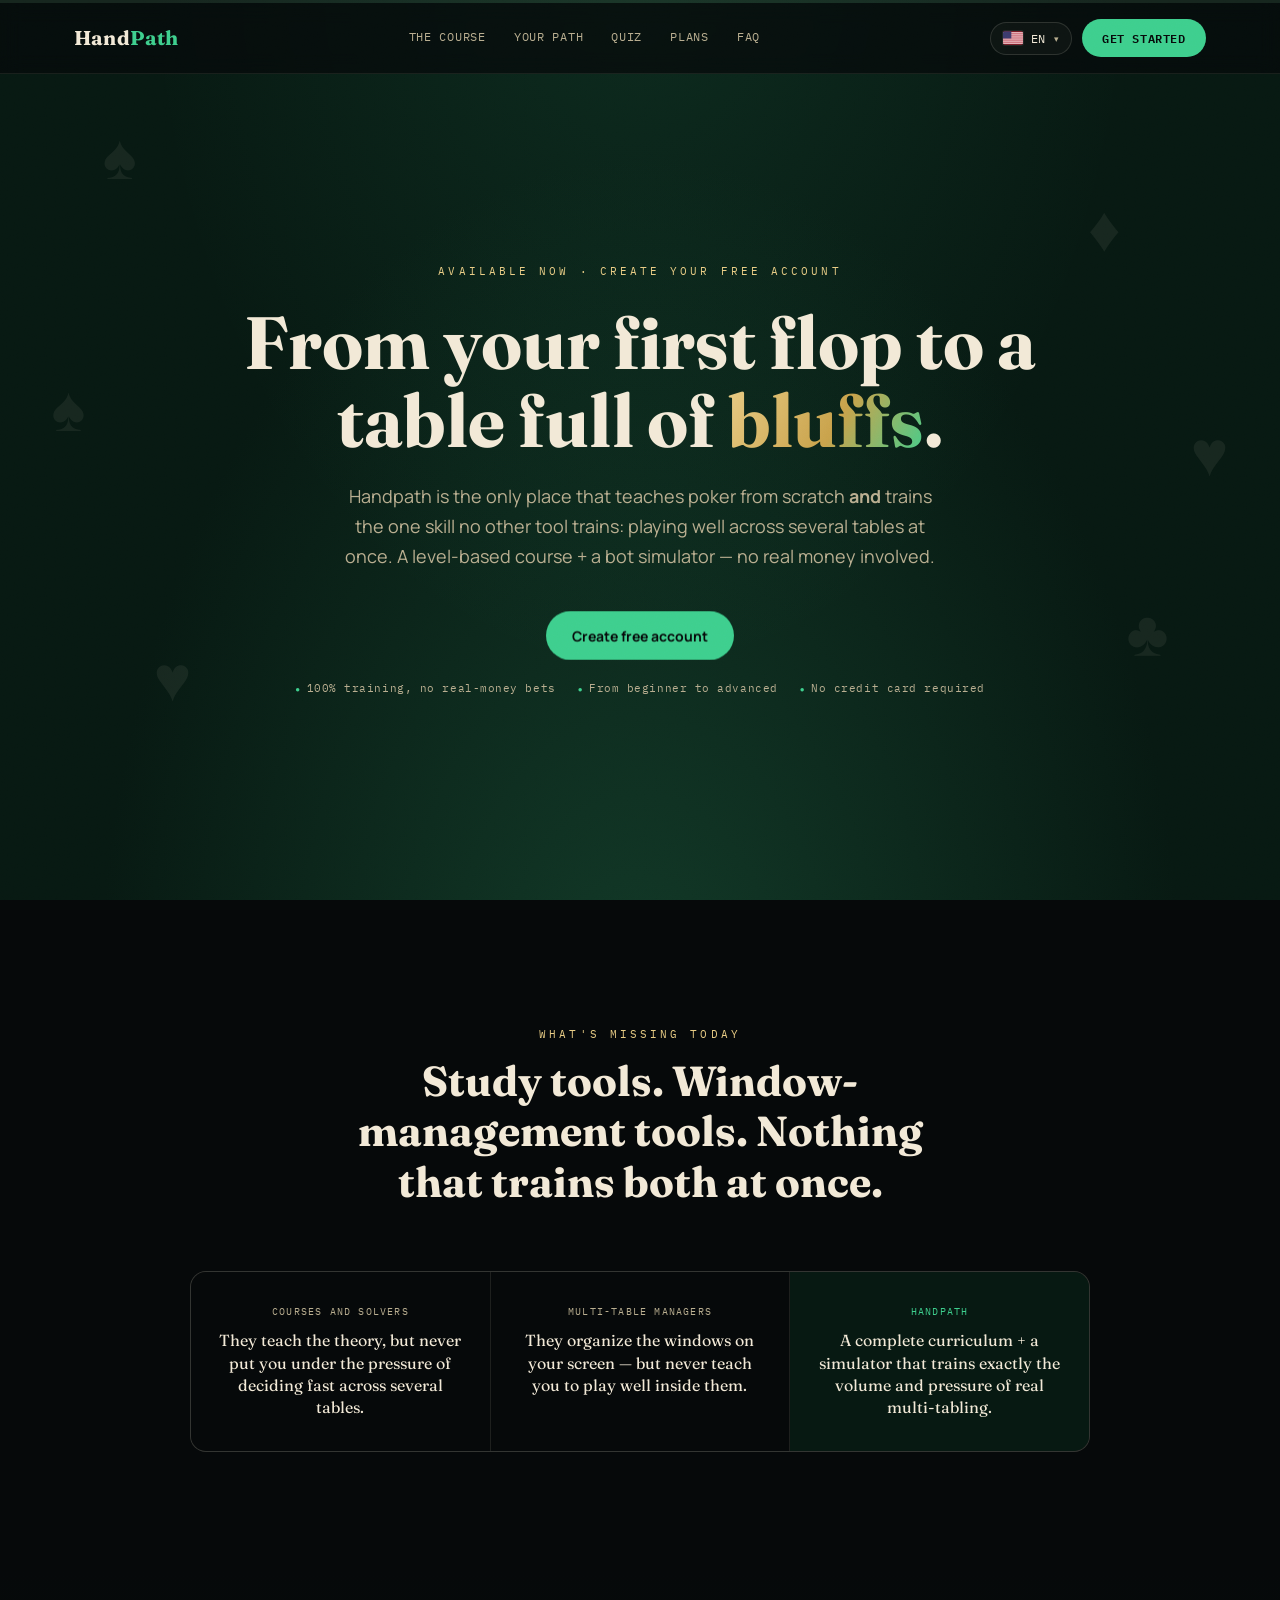
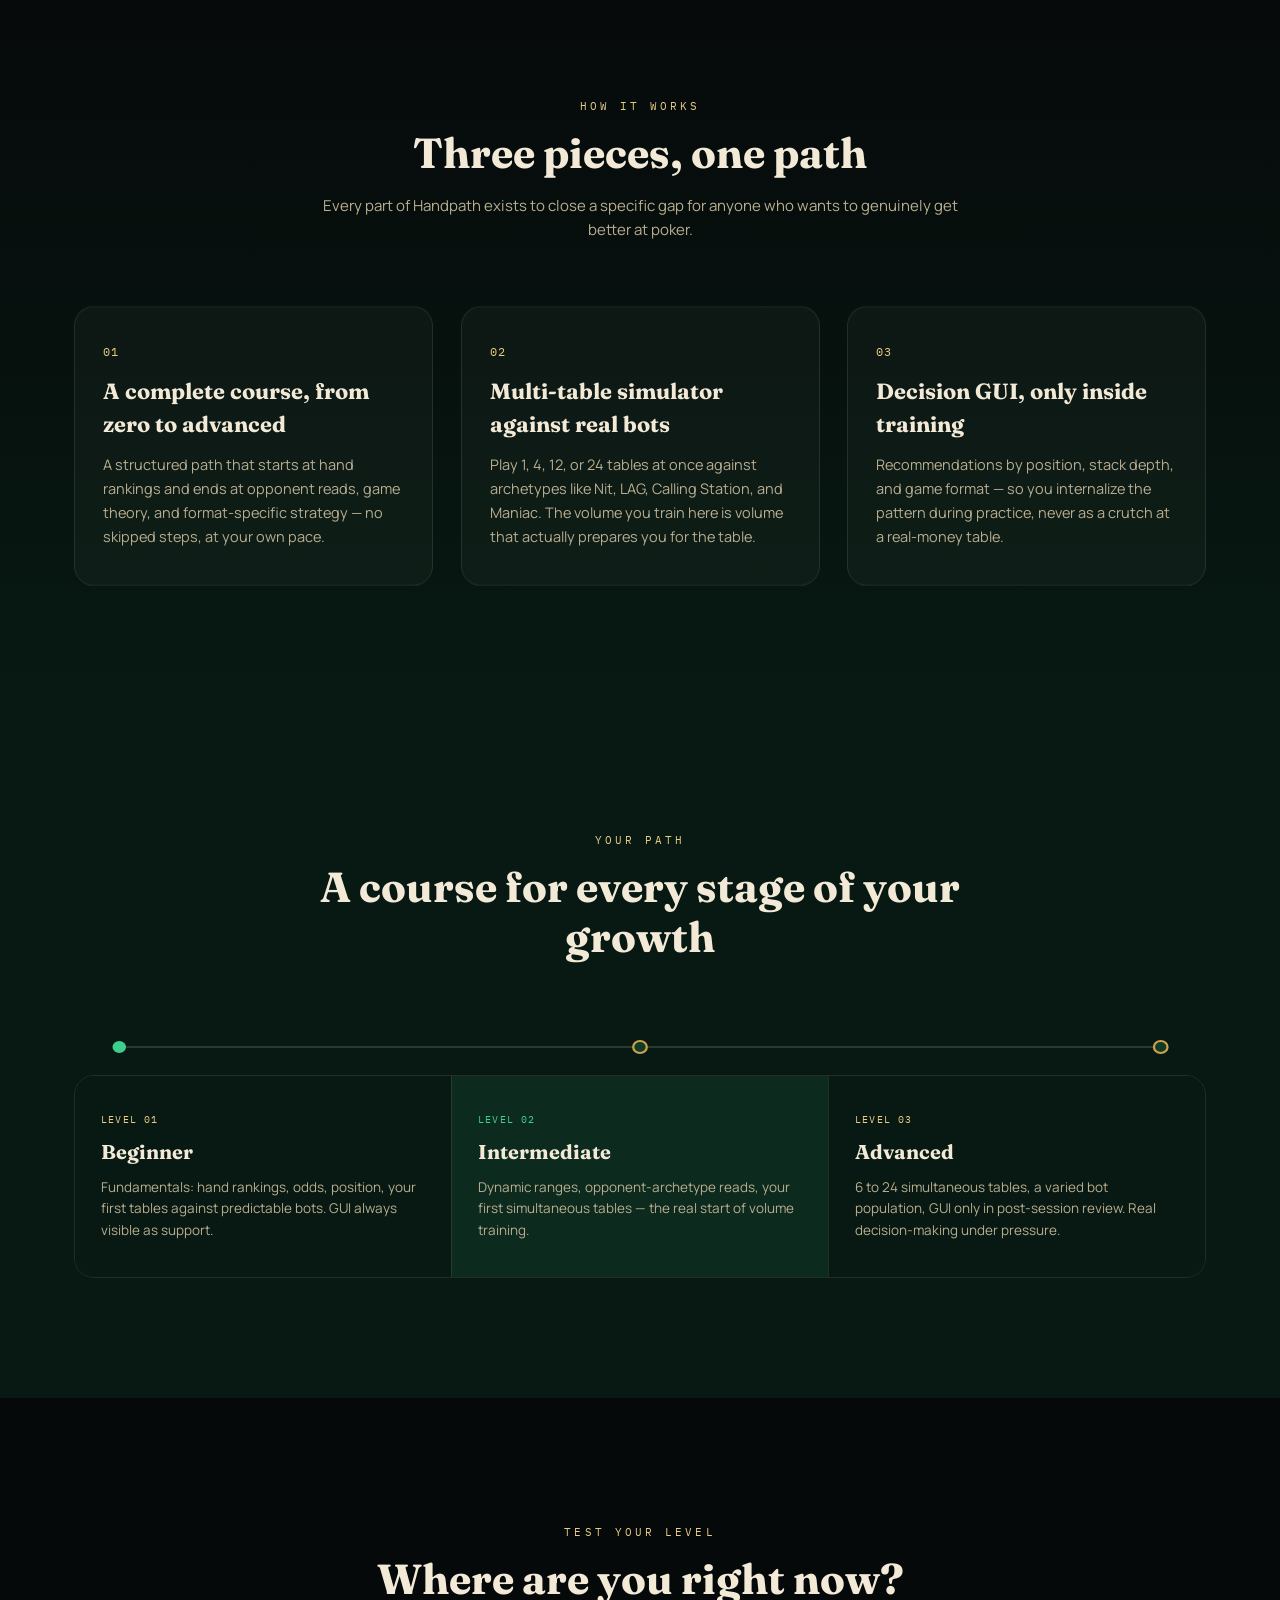
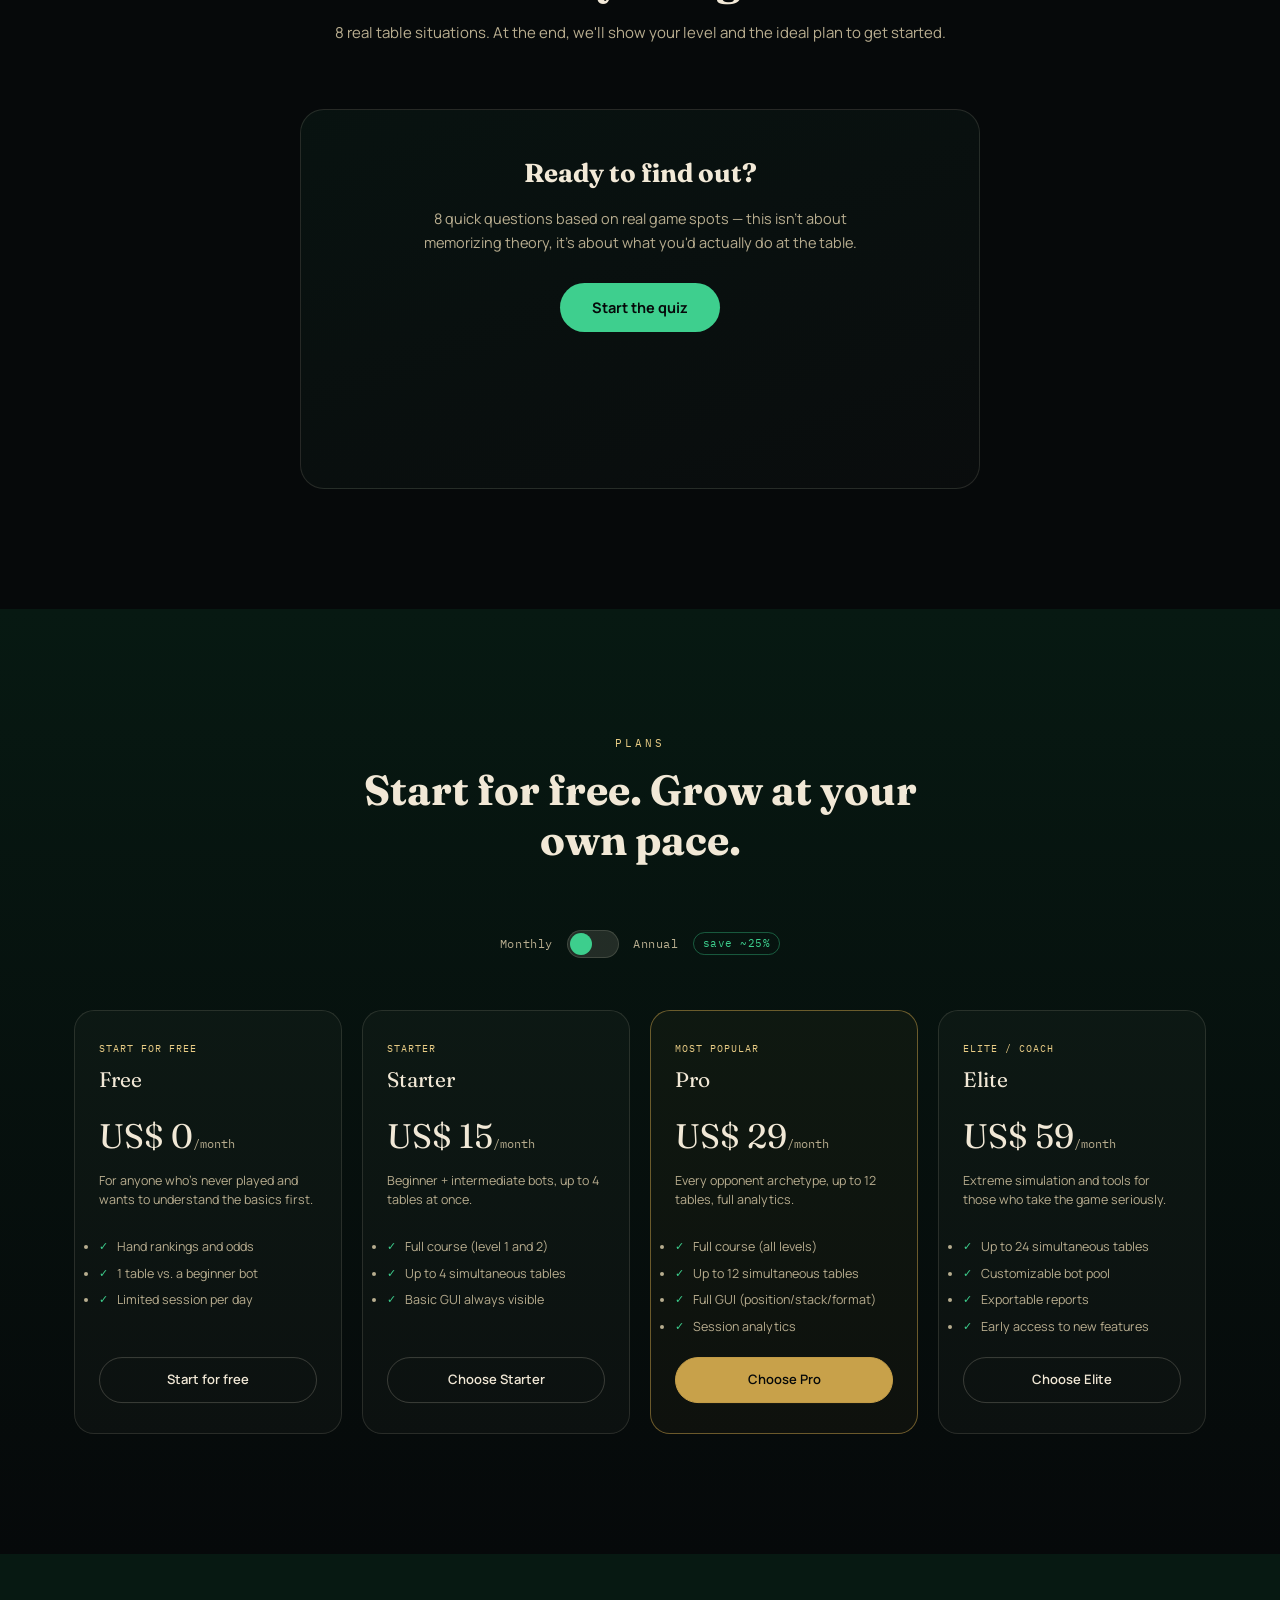
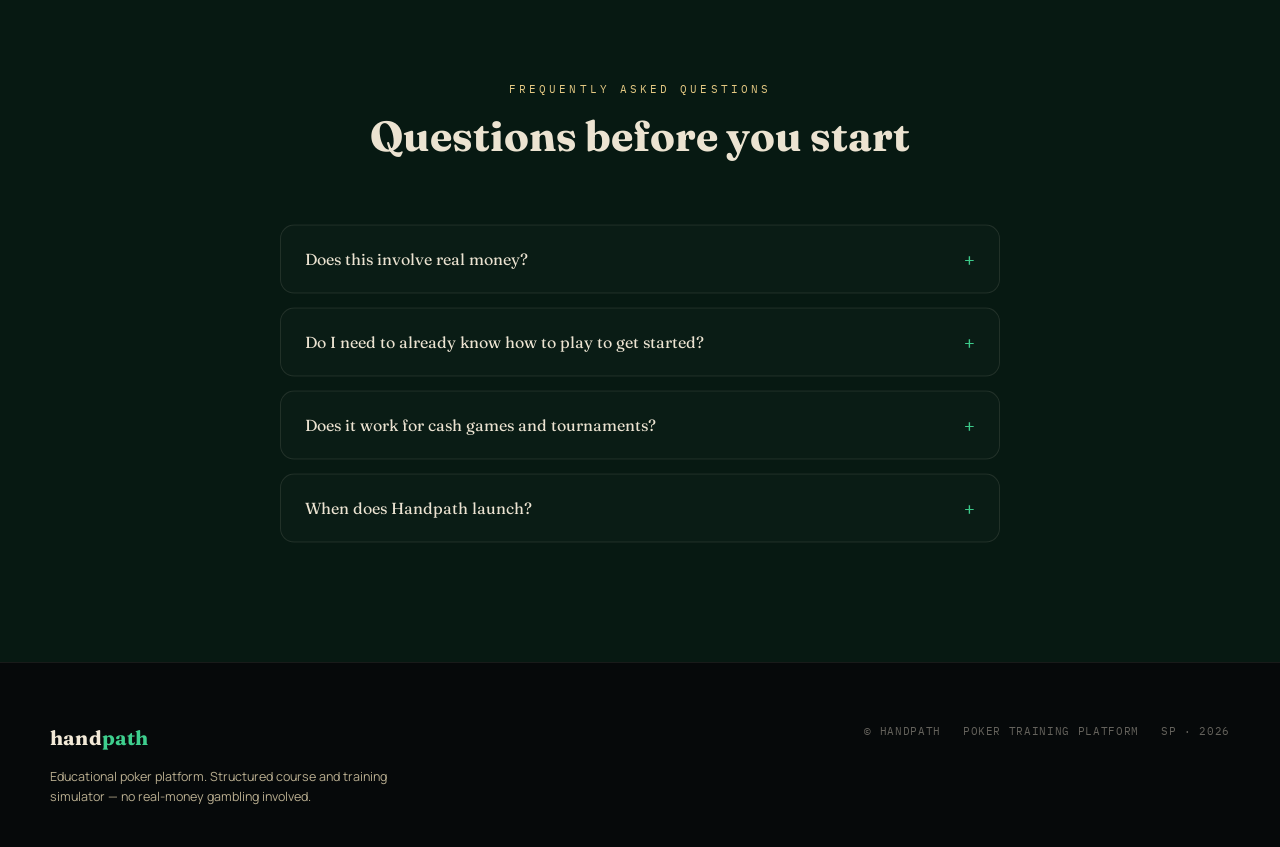
<file: handpath-landing_2/landing/index.html>
<!doctype html>
<html lang="pt-BR">
  <head>
    <meta charset="UTF-8" />
    <meta name="viewport" content="width=device-width, initial-scale=1.0" />
    <title data-i18n="meta_title">
      Handpath — Aprenda poker do zero. Treine como um profissional.
    </title>
    <meta
      name="description"
      id="metaDescription"
      content="Handpath combina um curso estruturado de poker com um simulador de multi-table contra bots por nível."
    />
    <link rel="preconnect" href="https://fonts.googleapis.com" />
    <link rel="preconnect" href="https://fonts.gstatic.com" crossorigin />
    <link
      href="https://fonts.googleapis.com/css2?family=Fraunces:opsz,wght@9..144,400;9..144,600;9..144,700&family=Manrope:wght@400;500;600;700&family=IBM+Plex+Mono:wght@400;500&display=swap"
      rel="stylesheet"
    />
    <link rel="stylesheet" href="styles.css" />
  </head>
  <body>
    <div class="grain"></div>
    <div class="scroll-progress">
      <div class="scroll-progress-bar" id="scrollProgressBar"></div>
    </div>

    <nav class="nav">
      <div class="nav-inner">
        <div class="logo">Hand<span>Path</span></div>
        <div class="nav-links">
          <a href="#curso" data-i18n="nav_curso">O Curso</a>
          <a href="#trilha" data-i18n="nav_trilha">Sua Trilha</a>
          <a href="#quiz" data-i18n="nav_quiz">Quiz</a>
          <a href="#planos" data-i18n="nav_planos">Planos</a>
          <a href="#faq" data-i18n="nav_faq">FAQ</a>
        </div>

        <div style="display: flex; align-items: center; gap: 10px">
          <div class="lang-switch" id="langSwitch">
            <button
              class="lang-current"
              id="langCurrentBtn"
              aria-haspopup="true"
              aria-expanded="false"
            >
              <span class="flag-icon" id="langCurrentFlag"></span>
              <span class="lang-code-label" id="langCurrentLabel">PT</span>
              <span class="lang-chevron">▾</span>
            </button>
            <div class="lang-menu" id="langMenu"></div>
          </div>
          <a
            class="nav-cta magnetic"
            id="navCta"
            href="../trainer/ui/index.html"
            data-i18n="nav_cta"
          >
            Comece agora
          </a>
        </div>
      </div>
    </nav>

    <main>
      <section class="hero">
        <div class="hero-floaters" id="heroFloaters"></div>
        <div class="hero-content">
          <div class="eyebrow center hero-eyebrow" data-i18n="hero_eyebrow">
            Já disponível · Crie sua conta grátis
          </div>
          <h1 data-i18n="hero_h1">
            Do primeiro flop à mesa cheia de <em>bluffs</em>.
          </h1>
          <p class="hero-sub" data-i18n="hero_sub">
            Handpath é o único lugar que ensina poker do zero
            <strong>e</strong> treina a habilidade que nenhuma outra ferramenta
            treina.
          </p>

          <div class="hero-form-wrap">
            <a
              class="btn-primary magnetic"
              href="../trainer/ui/index.html"
              data-i18n="hero_cta"
            >
              Criar conta grátis
            </a>
          </div>

          <div class="hero-trust">
            <span data-i18n="trust_1">100% treino, sem apostas reais</span>
            <span data-i18n="trust_2">Do iniciante ao avançado</span>
            <span data-i18n="trust_3">Sem cartão de crédito</span>
          </div>
        </div>
      </section>

      <section class="problem">
        <div class="wrap">
          <div class="section-head reveal">
            <div class="eyebrow center" data-i18n="problem_eyebrow">
              O que falta hoje
            </div>
            <h2 data-i18n="problem_h2">
              Ferramentas de estudo. Ferramentas de organizar janela. Nada que
              treine as duas coisas juntas.
            </h2>
          </div>
          <div class="problem-grid reveal">
            <div class="problem-cell">
              <div class="tag" data-i18n="problem_cell1_tag">
                Cursos e solvers
              </div>
              <p data-i18n="problem_cell1_p">
                Ensinam a teoria, mas não colocam você sob pressão de decidir
                rápido em várias mesas.
              </p>
            </div>
            <div class="problem-cell">
              <div class="tag" data-i18n="problem_cell2_tag">
                Gerenciadores de multi-table
              </div>
              <p data-i18n="problem_cell2_p">
                Organizam as janelas na tela — mas não ensinam a jogar bem
                dentro delas.
              </p>
            </div>
            <div class="problem-cell highlight">
              <div class="tag" data-i18n="problem_cell3_tag">Handpath</div>
              <p data-i18n="problem_cell3_p">
                Currículo completo + simulador que treina exatamente o volume e
                a pressão de jogar várias mesas de verdade.
              </p>
            </div>
          </div>
        </div>
      </section>

      <section class="pillars" id="curso">
        <div class="wrap">
          <div class="section-head reveal">
            <div class="eyebrow center" data-i18n="pillars_eyebrow">
              Como funciona
            </div>
            <h2 data-i18n="pillars_h2">Três peças, um único caminho</h2>
            <p data-i18n="pillars_p">
              Cada parte do Handpath existe para resolver uma lacuna específica
              de quem quer evoluir de verdade no poker.
            </p>
          </div>
          <div class="pillar-grid">
            <div class="pillar-card reveal" data-tilt>
              <div class="pillar-num">01</div>
              <h3 data-i18n="pillar1_title">
                Curso completo, do zero ao avançado
              </h3>
              <p data-i18n="pillar1_p">
                Uma trilha estruturada que começa no ranking de mãos e termina
                em leitura de adversário.
              </p>
            </div>
            <div class="pillar-card reveal" data-tilt>
              <div class="pillar-num">02</div>
              <h3 data-i18n="pillar2_title">
                Simulador multi-table contra bots reais
              </h3>
              <p data-i18n="pillar2_p">
                Jogue 1, 4, 12 ou 24 mesas ao mesmo tempo contra arquétipos como
                Nit, LAG, Calling Station e Maniac.
              </p>
            </div>
            <div class="pillar-card reveal" data-tilt>
              <div class="pillar-num">03</div>
              <h3 data-i18n="pillar3_title">
                GUI de decisão, só dentro do treino
              </h3>
              <p data-i18n="pillar3_p">
                Recomendações por posição, profundidade de stack e formato de
                jogo.
              </p>
            </div>
          </div>
        </div>
      </section>

      <section class="path-section" id="trilha">
        <div class="wrap">
          <div class="section-head reveal">
            <div class="eyebrow center" data-i18n="trilha_eyebrow">
              Sua trilha
            </div>
            <h2 data-i18n="trilha_h2">
              Um curso para cada momento da sua evolução
            </h2>
          </div>
          <div class="path-svg-wrap reveal">
            <svg
              viewBox="0 0 1000 40"
              preserveAspectRatio="none"
              width="100%"
              height="40"
            >
              <line
                id="pathLine"
                x1="40"
                y1="20"
                x2="960"
                y2="20"
                stroke="rgba(242,233,215,.15)"
                stroke-width="2"
              />
              <line
                id="pathLineFill"
                x1="40"
                y1="20"
                x2="960"
                y2="20"
                stroke="url(#pathGrad)"
                stroke-width="2"
                stroke-dasharray="920"
                stroke-dashoffset="920"
              />
              <defs>
                <linearGradient id="pathGrad" x1="0" y1="0" x2="1" y2="0">
                  <stop offset="0%" stop-color="#c9a24b" />
                  <stop offset="100%" stop-color="#3ecf8e" />
                </linearGradient>
              </defs>
              <circle cx="40" cy="20" r="6" fill="#3ecf8e" />
              <circle
                cx="500"
                cy="20"
                r="6"
                fill="#123a28"
                stroke="#c9a24b"
                stroke-width="2"
              />
              <circle
                cx="960"
                cy="20"
                r="6"
                fill="#123a28"
                stroke="#c9a24b"
                stroke-width="2"
              />
            </svg>
          </div>
          <div class="path-track reveal">
            <div class="path-step">
              <div class="level-tag" data-i18n="path1_tag">Nível 01</div>
              <h4 data-i18n="path1_title">Iniciante</h4>
              <p data-i18n="path1_p">
                Fundamentos: ranking de mãos, odds, posição, primeiras mesas
                contra bots previsíveis.
              </p>
            </div>
            <div class="path-step active">
              <div class="level-tag" data-i18n="path2_tag">Nível 02</div>
              <h4 data-i18n="path2_title">Intermediário</h4>
              <p data-i18n="path2_p">
                Ranges dinâmicas, leitura de arquétipo de oponente, primeiras
                mesas simultâneas.
              </p>
            </div>
            <div class="path-step">
              <div class="level-tag" data-i18n="path3_tag">Nível 03</div>
              <h4 data-i18n="path3_title">Avançado</h4>
              <p data-i18n="path3_p">
                6 a 24 mesas simultâneas, população de bots variada, GUI só na
                análise pós-sessão.
              </p>
            </div>
          </div>
        </div>
      </section>

      <section class="quiz-section" id="quiz">
        <div class="wrap">
          <div class="section-head reveal">
            <div class="eyebrow center" data-i18n="quiz_eyebrow">
              Teste seu nível
            </div>
            <h2 data-i18n="quiz_h2">Onde você está agora?</h2>
            <p data-i18n="quiz_p">
              8 situações reais de mesa. No final, mostramos seu nível e o plano
              ideal para começar.
            </p>
          </div>

          <div class="quiz-card reveal">
            <div class="quiz-intro" id="quizIntro">
              <h3 data-i18n="quiz_intro_h3">Pronto pra descobrir?</h3>
              <p data-i18n="quiz_intro_p">
                São 8 perguntas rápidas, baseadas em spots reais de jogo.
              </p>
              <button id="quizStartBtn" data-i18n="quiz_start_btn">
                Começar quiz
              </button>
            </div>

            <div id="quizPlaying" style="display: none">
              <div class="quiz-progress" id="quizProgress"></div>
              <div class="quiz-body active" id="quizBody">
                <div class="quiz-qnum" id="quizQnum">Pergunta 1 de 8</div>
                <div class="quiz-question" id="quizQuestion"></div>
                <div class="quiz-scene" id="quizScene"></div>
                <div class="quiz-options" id="quizOptions"></div>
              </div>
            </div>

            <div class="quiz-loading" id="quizLoading">
              <div class="shuffle-icon">♠</div>
              <p id="quizLoadingText" data-i18n="quiz_loading_text">
                Calculando seu nível...
              </p>
            </div>

            <div class="quiz-result" id="quizResult">
              <div
                class="result-badge"
                id="resultBadge"
                data-i18n="result_badge"
              >
                Seu nível
              </div>
              <h3 id="resultLevel">Intermediário</h3>
              <div class="result-meter">
                <div class="result-meter-fill" id="resultMeterFill"></div>
              </div>
              <div class="result-meter-labels">
                <span data-i18n="level_beginner">Iniciante</span>
                <span data-i18n="level_intermediate">Intermediário</span>
                <span data-i18n="level_advanced">Avançado</span>
              </div>
              <div class="result-plan">
                <div class="rp-tag" data-i18n="result_plan_tag">
                  Plano recomendado
                </div>
                <div class="rp-name" id="resultPlanName">Pro</div>
                <div class="rp-why" id="resultPlanWhy"></div>
              </div>
              <div class="quiz-result-actions">
                <button
                  class="btn-primary"
                  id="quizGoPlanBtn"
                  data-i18n="quiz_goplan_btn"
                >
                  Ver plano recomendado
                </button>
                <button
                  class="btn-ghost"
                  id="quizRetryBtn"
                  data-i18n="quiz_retry_btn"
                >
                  Refazer quiz
                </button>
              </div>
            </div>
          </div>
        </div>
      </section>

      <section class="plans-section" id="planos">
        <div class="wrap">
          <div class="section-head reveal">
            <div class="eyebrow center" data-i18n="plans_eyebrow">Planos</div>
            <h2 data-i18n="plans_h2">Comece de graça. Evolua no seu ritmo.</h2>
          </div>

          <div class="plans-toggle reveal" id="plansToggle">
            <span data-i18n="toggle_monthly">Mensal</span>
            <div class="switch" id="plansSwitch"><div class="knob"></div></div>
            <span data-i18n="toggle_annual">Anual</span>
            <span class="save-tag" data-i18n="toggle_save">economize ~25%</span>
          </div>

          <div class="plans-grid reveal">
            <div class="plan-card" data-plan="free">
              <div class="pc-tag" data-i18n="plan_free_tag">
                Comece de graça
              </div>
              <div class="pc-name">Free</div>
              <div class="pc-price" data-monthly="0" data-annual="0">
                US$ 0<span data-i18n="price_suffix_monthly">/mês</span>
              </div>
              <div class="pc-desc" data-i18n="plan_free_desc">
                Pra quem nunca jogou e quer entender o básico antes de tudo.
              </div>
              <ul>
                <li data-i18n="plan_free_li1">Ranking de mãos e odds</li>
                <li data-i18n="plan_free_li2">1 mesa vs. bot iniciante</li>
                <li data-i18n="plan_free_li3">Sessão limitada por dia</li>
              </ul>
              <a
                class="pc-cta"
                href="../trainer/ui/index.html"
                data-i18n="plan_free_cta"
              >
                Começar grátis
              </a>
            </div>

            <div class="plan-card" data-plan="starter">
              <div class="pc-tag">Starter</div>
              <div class="pc-name">Starter</div>
              <div class="pc-price" data-monthly="15" data-annual="9">
                US$ 15<span data-i18n="price_suffix_monthly">/mês</span>
              </div>
              <div class="pc-desc" data-i18n="plan_starter_desc">
                Bots iniciante + intermediário, até 4 mesas ao mesmo tempo.
              </div>
              <ul>
                <li data-i18n="plan_starter_li1">
                  Curso completo (nível 1 e 2)
                </li>
                <li data-i18n="plan_starter_li2">Até 4 mesas simultâneas</li>
                <li data-i18n="plan_starter_li3">GUI básico sempre visível</li>
              </ul>
              <a
                class="pc-cta"
                href="../trainer/ui/index.html"
                data-i18n="plan_starter_cta"
              >
                Escolher Starter
              </a>
            </div>

            <div class="plan-card featured" data-plan="pro">
              <div class="pc-tag" data-i18n="plan_pro_tag">Mais popular</div>
              <div class="pc-name">Pro</div>
              <div class="pc-price" data-monthly="29" data-annual="19">
                US$ 29<span data-i18n="price_suffix_monthly">/mês</span>
              </div>
              <div class="pc-desc" data-i18n="plan_pro_desc">
                Todos os arquétipos de oponente, até 12 mesas, analytics
                completo.
              </div>
              <ul>
                <li data-i18n="plan_pro_li1">
                  Curso completo (todos os níveis)
                </li>
                <li data-i18n="plan_pro_li2">Até 12 mesas simultâneas</li>
                <li data-i18n="plan_pro_li3">
                  GUI completo (posição/stack/formato)
                </li>
                <li data-i18n="plan_pro_li4">Analytics de sessão</li>
              </ul>
              <a
                class="pc-cta"
                href="../trainer/ui/index.html"
                data-i18n="plan_pro_cta"
              >
                Escolher Pro
              </a>
            </div>

            <div class="plan-card" data-plan="elite">
              <div class="pc-tag" data-i18n="plan_elite_tag">Elite / Coach</div>
              <div class="pc-name">Elite</div>
              <div class="pc-price" data-monthly="59" data-annual="49">
                US$ 59<span data-i18n="price_suffix_monthly">/mês</span>
              </div>
              <div class="pc-desc" data-i18n="plan_elite_desc">
                Simulação extrema e ferramentas para quem leva o jogo a sério.
              </div>
              <ul>
                <li data-i18n="plan_elite_li1">Até 24 mesas simultâneas</li>
                <li data-i18n="plan_elite_li2">Pool de bots customizável</li>
                <li data-i18n="plan_elite_li3">Relatórios exportáveis</li>
                <li data-i18n="plan_elite_li4">
                  Acesso antecipado a novidades
                </li>
              </ul>
              <a
                class="pc-cta"
                href="../trainer/ui/index.html"
                data-i18n="plan_elite_cta"
              >
                Escolher Elite
              </a>
            </div>
          </div>
        </div>
      </section>

      <section class="faq" id="faq">
        <div class="wrap">
          <div class="section-head reveal">
            <div class="eyebrow center" data-i18n="faq_eyebrow">
              Perguntas frequentes
            </div>
            <h2 data-i18n="faq_h2">Perguntas antes de começar</h2>
          </div>
          <div class="faq-list reveal">
            <div class="faq-item">
              <div class="faq-q">
                <span data-i18n="faq1_q">Isso envolve dinheiro real?</span
                ><span class="plus">+</span>
              </div>
              <div class="faq-a">
                <p data-i18n="faq1_a">Não. Hoje o Handpath é 100% treino.</p>
              </div>
            </div>
            <div class="faq-item">
              <div class="faq-q">
                <span data-i18n="faq2_q"
                  >Preciso já saber jogar para começar?</span
                ><span class="plus">+</span>
              </div>
              <div class="faq-a">
                <p data-i18n="faq2_a">Não. O curso começa do absoluto zero.</p>
              </div>
            </div>
            <div class="faq-item">
              <div class="faq-q">
                <span data-i18n="faq3_q"
                  >Funciona para cash game e torneio?</span
                ><span class="plus">+</span>
              </div>
              <div class="faq-a">
                <p data-i18n="faq3_a">Lançamos com NLHE cash game 6-max.</p>
              </div>
            </div>
            <div class="faq-item">
              <div class="faq-q">
                <span data-i18n="faq4_q">Quando o Handpath lança?</span
                ><span class="plus">+</span>
              </div>
              <div class="faq-a">
                <p data-i18n="faq4_a">
                  Já está disponível — crie sua conta grátis e comece a treinar
                  agora.
                </p>
              </div>
            </div>
          </div>
        </div>
      </section>
    </main>

    <footer>
      <div class="footer-inner">
        <div>
          <div class="logo">hand<span>path</span></div>
          <p
            class="footer-note"
            style="margin-top: 14px"
            data-i18n="footer_note"
          >
            Plataforma educacional de poker.
          </p>
        </div>
        <div class="footer-meta">
          <span>© HANDPATH</span>
          <span data-i18n="footer_tagline">POKER TRAINING PLATFORM</span>
          <span>SP · 2026</span>
        </div>
      </div>
    </footer>

    <script src="vendor/gsap.min.js"></script>
    <script src="vendor/ScrollTrigger.min.js"></script>
    <script src="i18n.js"></script>
    <script src="script.js"></script>
    <script>
      setTimeout(function () {
        if (!document.documentElement.hasAttribute("data-hp-loaded")) {
          document.documentElement.classList.add("hp-fallback");
        }
      }, 3000);
    </script>
  </body>
</html>
</file>
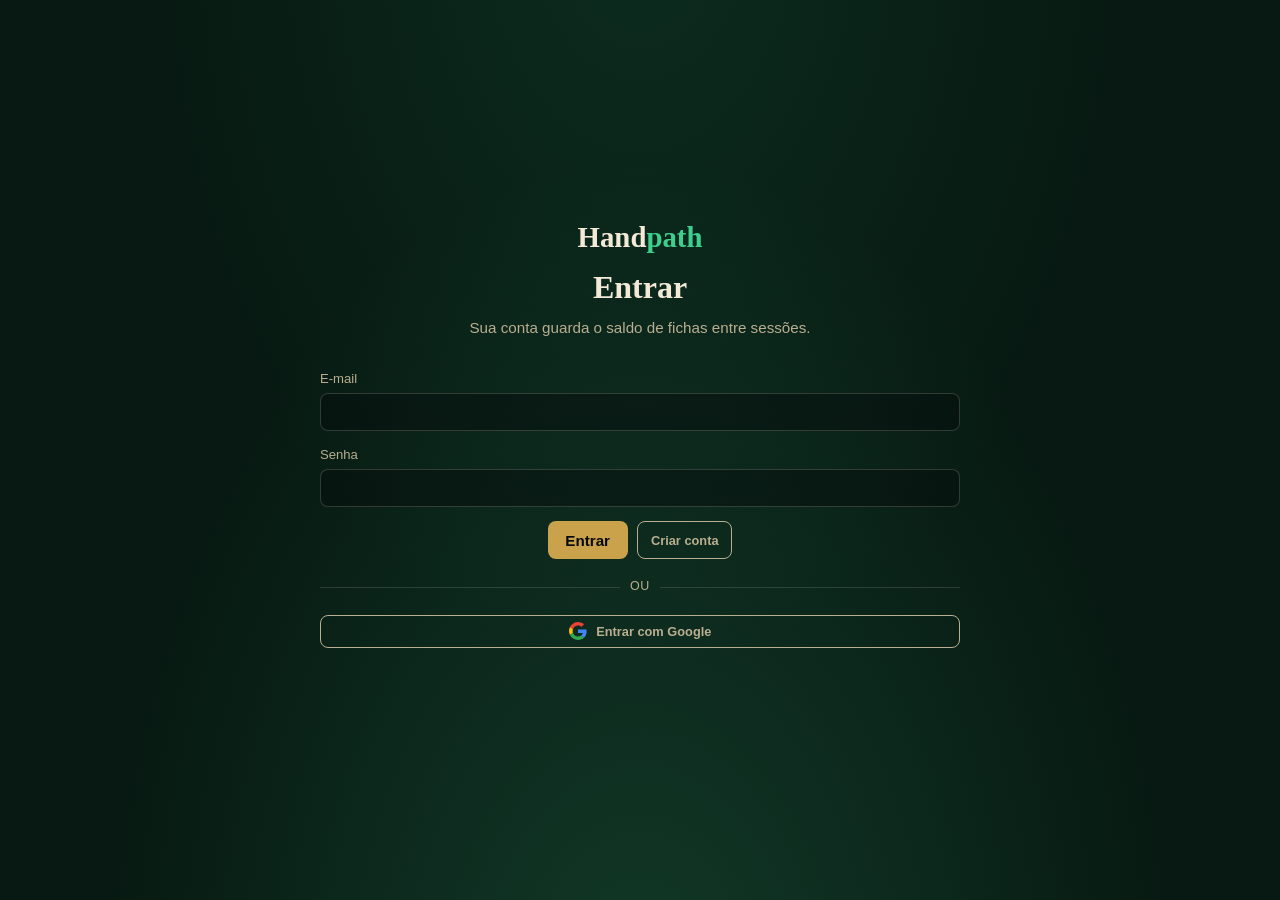
<file: handpath-landing_2/trainer/ui/index.html>
<!DOCTYPE html>
<html lang="pt-BR">
<head>
  <meta charset="UTF-8" />
  <meta name="viewport" content="width=device-width, initial-scale=1.0" />
  <title>Handpath Trainer</title>
  <link rel="stylesheet" href="styles.css" />
</head>
<body>

  <section class="hp-lobby" id="authScreen">
    <div class="hp-lobby-card hp-auth-card">
      <div class="hp-logo">Hand<span>path</span></div>
      <h1>Entrar</h1>
      <p class="hp-lobby-sub">Sua conta guarda o saldo de fichas entre sessões.</p>

      <form class="hp-auth-form" id="authForm">
        <label class="hp-field">
          <span>E-mail</span>
          <input type="email" id="authEmail" required autocomplete="email" />
        </label>
        <label class="hp-field">
          <span>Senha</span>
          <input type="password" id="authPassword" autocomplete="current-password" minlength="6" />
        </label>

        <div class="hp-auth-actions">
          <button type="submit" class="hp-btn hp-btn--raise" id="btnSignIn">Entrar</button>
          <button type="button" class="hp-btn hp-btn--ghost" id="btnSignUp">Criar conta</button>
        </div>
      </form>

      <div class="hp-auth-divider">ou</div>

      <button type="button" class="hp-btn hp-btn--ghost hp-btn--google" id="btnGoogleSignIn">
        <svg viewBox="0 0 48 48" width="18" height="18" aria-hidden="true">
          <path fill="#EA4335" d="M24 9.5c3.54 0 6.71 1.22 9.21 3.6l6.85-6.85C35.9 2.38 30.47 0 24 0 14.62 0 6.51 5.38 2.56 13.22l7.98 6.19C12.43 13.72 17.74 9.5 24 9.5z"/>
          <path fill="#4285F4" d="M46.98 24.55c0-1.57-.15-3.09-.38-4.55H24v9.02h12.94c-.58 2.96-2.26 5.48-4.78 7.18l7.73 6c4.51-4.18 7.09-10.36 7.09-17.65z"/>
          <path fill="#FBBC05" d="M10.53 28.59c-.48-1.45-.76-2.99-.76-4.59s.27-3.14.76-4.59l-7.98-6.19C.92 16.46 0 20.12 0 24c0 3.88.92 7.54 2.56 10.78l7.97-6.19z"/>
          <path fill="#34A853" d="M24 48c6.48 0 11.93-2.13 15.89-5.81l-7.73-6c-2.15 1.45-4.92 2.3-8.16 2.3-6.26 0-11.57-4.22-13.47-9.91l-7.98 6.19C6.51 42.62 14.62 48 24 48z"/>
        </svg>
        Entrar com Google
      </button>

      <p class="hp-auth-status" id="authStatus"></p>
    </div>
  </section>

  <div class="hp-bankroll-widget" id="bankrollWidget" hidden>
    <button type="button" class="hp-bankroll-btn" id="btnBankrollToggle">
      Suas fichas: <strong id="bankrollWidgetAmount">0</strong>
    </button>
    <div class="hp-bankroll-panel" id="bankrollPanel" hidden>
      <button type="button" class="hp-btn hp-btn--raise" id="btnClaimRefill">Resgatar fichas grátis</button>
      <p class="hp-auth-status" id="refillStatus"></p>
    </div>
  </div>

  <section class="hp-lobby" id="buyinScreen" hidden>
    <div class="hp-lobby-card">
      <div class="hp-logo">Hand<span>path</span></div>
      <h1>Escolha a mesa</h1>
      <p class="hp-lobby-sub">A stake decide o tamanho das blinds, o buy-in e o nível dos bots dessa mesa.</p>

      <div class="hp-level-options" id="stakeOptions"></div>

      <div class="hp-buyin-amount" id="buyinAmountBlock" hidden>
        <label for="buyinSlider">Buy-in</label>
        <input type="range" id="buyinSlider" />
        <output id="buyinAmountOut">0</output>
        <button type="button" class="hp-btn hp-btn--raise" id="btnContinueToLevel">Continuar</button>
      </div>

      <p class="hp-auth-status" id="buyinStatus"></p>

      <button type="button" class="hp-btn hp-btn--ghost" id="btnSignOut">Sair da conta</button>
    </div>
  </section>

  <section class="hp-lobby" id="lobbyScreen" hidden>
    <div class="hp-lobby-card">
      <div class="hp-logo">Hand<span>path</span></div>
      <h1>Escolha seu nível</h1>
      <p class="hp-lobby-sub">O nível dos bots dessa mesa já vem definido pela stake escolhida.</p>

      <div class="hp-level-options" id="levelOptions"></div>

      <p class="hp-auth-status" id="sitDownStatus"></p>

      <div class="hp-buyin-footer">
        <button type="button" class="hp-btn hp-btn--ghost" id="btnBackToStake">← Trocar mesa</button>
        <button type="button" class="hp-btn hp-btn--raise" id="btnSitDown">Sentar na mesa</button>
      </div>
    </div>
  </section>

  <section class="hp-lobby" id="quizScreen" hidden>
    <div class="hp-lobby-card">
      <div class="hp-logo">Hand<span>path</span></div>
      <h1>Quem era quem?</h1>
      <p class="hp-lobby-sub">Antes de voltar, tenta adivinhar o estilo de cada bot que sentou com você.</p>

      <div class="hp-quiz-roster" id="quizRoster"></div>

      <div class="hp-buyin-footer">
        <button type="button" class="hp-btn hp-btn--ghost" id="btnSkipQuiz">Pular</button>
        <button type="button" class="hp-btn hp-btn--raise" id="btnRevealQuiz">Ver resultado</button>
        <button type="button" class="hp-btn hp-btn--raise" id="btnQuizDone" hidden>Voltar ao lobby</button>
      </div>
    </div>
  </section>

  <section class="hp-lobby" id="reportScreen" hidden>
    <div class="hp-lobby-card hp-report-card">
      <div class="hp-logo">Hand<span>path</span></div>
      <h1>Relatório da sessão</h1>
      <p class="hp-lobby-sub">O que aconteceu na mesa que você acabou de deixar.</p>

      <div class="hp-report-body" id="reportBody"></div>

      <div class="hp-buyin-footer">
        <button type="button" class="hp-btn hp-btn--raise" id="btnReportDone">Voltar ao lobby</button>
      </div>
    </div>
  </section>

  <section class="hp-lobby" id="replayScreen" hidden>
    <div class="hp-lobby-card hp-report-card">
      <div class="hp-logo">Hand<span>path</span></div>
      <h1 id="replayTitle">Replay</h1>

      <div class="hp-replay-bar">
        <span class="hp-replay-street" id="replayStreet"></span>
        <span class="hp-replay-pot">Pot: <strong id="replayPot">0</strong></span>
      </div>

      <div class="hp-replay-board" id="replayBoard"></div>
      <p class="hp-replay-action" id="replayAction"></p>
      <div class="hp-replay-seats" id="replaySeats"></div>

      <div class="hp-replay-controls">
        <button type="button" class="hp-btn hp-btn--ghost" id="btnReplayPrev">← Anterior</button>
        <span class="hp-replay-progress" id="replayProgress">0 / 0</span>
        <button type="button" class="hp-btn hp-btn--ghost" id="btnReplayNext">Próxima →</button>
      </div>

      <div class="hp-buyin-footer">
        <button type="button" class="hp-btn hp-btn--raise" id="btnReplayBack">Voltar ao relatório</button>
      </div>
    </div>
  </section>

  <div class="hp-app" id="tableScreen" hidden>

    <header class="hp-header">
      <div class="hp-logo hp-logo--small">Hand<span>path</span></div>
      <div class="hp-leave-wrap">
        <span class="hp-leave-status" id="leaveTableStatus"></span>
        <button type="button" class="hp-btn hp-btn--ghost" id="btnLeaveTable">Sair da mesa</button>
      </div>
    </header>

    <main class="hp-table-wrap">
      <div class="hp-table-oval" id="tableOval">
        <div class="hp-board-area">
          <div class="hp-pot">Pot: <span id="potAmount">0</span></div>
          <div class="hp-cards hp-cards--board" id="boardCards"></div>
          <div class="hp-deck" id="deckStack"></div>
        </div>
        <!-- os 6 seats são injetados aqui via script.js (buildSeatElements) -->
      </div>
    </main>

    <section class="hp-status-bar" id="statusBar">
      <span class="hp-status-text" id="statusText"></span>
      <div class="hp-timer" id="turnTimer" hidden>
        <svg viewBox="0 0 36 36" class="hp-timer-ring">
          <circle class="hp-timer-track" cx="18" cy="18" r="16"></circle>
          <circle class="hp-timer-fill" id="timerFillCircle" cx="18" cy="18" r="16"></circle>
        </svg>
        <span class="hp-timer-num" id="timerNum">30</span>
      </div>
    </section>

    <section class="hp-actions" id="actionBar">
      <button type="button" class="hp-btn hp-btn--fold" id="btnFold">Fold</button>
      <button type="button" class="hp-btn hp-btn--check" id="btnCheckCall">Check</button>
      <div class="hp-raise-group">
        <input type="range" id="raiseSlider" min="0" max="0" value="0" step="10" />
        <output id="raiseAmount">0</output>
        <div class="hp-raise-quick">
          <button type="button" class="hp-btn hp-btn--ghost" id="btnHalfPot">½ pot</button>
          <button type="button" class="hp-btn hp-btn--ghost" id="btnPot">Pot</button>
        </div>
        <button type="button" class="hp-btn hp-btn--raise" id="btnBetRaise">Apostar</button>
      </div>
      <button type="button" class="hp-btn hp-btn--allin" id="btnAllin">All-in</button>
    </section>

    <section class="hp-next" id="nextHandBar" hidden>
      <div class="hp-next-track"><div class="hp-next-fill" id="nextHandFill"></div></div>
      <span class="hp-next-label">Próxima mão em <span id="nextHandSeconds">5</span>s</span>
      <button type="button" class="hp-btn hp-btn--ghost" id="btnSkipNextHand">Pular</button>
    </section>

    <aside class="hp-log">
      <h2>Histórico</h2>
      <ol id="logList"></ol>
    </aside>

  </div>

  <script src="vendor/gsap.min.js"></script>
  <script src="vendor/supabase.min.js"></script>
  <script src="../supabase/config.js"></script>
  <script src="../supabase/client.js"></script>
  <script src="../engine/deck.js"></script>
  <script src="../engine/handEval.js"></script>
  <script src="../engine/table.js"></script>
  <script src="../bots/botHelpers.js"></script>
  <script src="../bots/paramBot.js"></script>
  <script src="../bots/callingStation.js"></script>
  <script src="script.js"></script>
  <script src="report.js"></script>
  <script src="session.js"></script>
</body>
</html>
</file>
<file: handpath-landing_2/landing/styles.css>
:root{
  --ink:#06090a;
  --felt-dark:#071912;
  --felt:#0d2a1e;
  --felt-light:#123a28;
  --cream:#f2e9d7;
  --cream-dim:#b9ae90;
  --gold:#c9a24b;
  --gold-bright:#e9cd86;
  --signal:#3ecf8e;
  --signal-dim:#2a9c6b;
  --danger:#d16455;
  --red:#c86a5c;
  --font-display:'Fraunces', serif;
  --font-body:'Manrope', sans-serif;
  --font-mono:'IBM Plex Mono', monospace;
  --maxw:1180px;
}

*{margin:0;padding:0;box-sizing:border-box;}
html{background:var(--ink);}
body{
  background:var(--ink);
  color:var(--cream);
  font-family:var(--font-body);
  overflow-x:hidden;
  line-height:1.5;
}
::selection{background:var(--signal);color:var(--ink);}
a{color:inherit;text-decoration:none;}
img,svg{display:block;max-width:100%;}
button{font-family:inherit;}

.wrap{max-width:var(--maxw);margin:0 auto;padding:0 24px;}

.grain{
  position:fixed;inset:0;z-index:500;pointer-events:none;opacity:.045;mix-blend-mode:overlay;
  background-image:url("data:image/svg+xml;utf8,<svg xmlns='http://www.w3.org/2000/svg' width='120' height='120'><filter id='n'><feTurbulence type='fractalNoise' baseFrequency='0.9' numOctaves='2' stitchTiles='stitch'/></filter><rect width='100%25' height='100%25' filter='url(%23n)'/></svg>");
}

/* ---------- scroll progress bar ---------- */
.scroll-progress{
  position:fixed;top:0;left:0;right:0;height:3px;z-index:200;
  background:rgba(242,233,215,.06);
}
.scroll-progress-bar{
  height:100%;width:0%;
  background:linear-gradient(90deg, var(--gold), var(--signal));
  transform-origin:left;
}

.eyebrow{
  font-family:var(--font-mono);
  font-size:11px;
  letter-spacing:.28em;
  text-transform:uppercase;
  color:var(--gold-bright);
  display:inline-flex;align-items:center;gap:10px;
}
.eyebrow::before{content:'';width:20px;height:1px;background:var(--gold);}
.eyebrow.center{justify-content:center;}
.eyebrow.center::before{display:none;}

/* ================= NAV ================= */
.nav{
  position:fixed;top:3px;left:0;right:0;z-index:100;
  background:rgba(6,9,10,.72);
  backdrop-filter:blur(10px);
  border-bottom:1px solid rgba(242,233,215,.08);
}
.nav-inner{
  max-width:var(--maxw);margin:0 auto;padding:16px 24px;
  display:flex;align-items:center;justify-content:space-between;
}
.logo{
  font-family:var(--font-display);
  font-weight:700;
  font-size:20px;
  letter-spacing:.01em;
  color:var(--cream);
}
.logo span{color:var(--signal);}
.nav-links{
  display:flex;gap:28px;
  font-family:var(--font-mono);
  font-size:12px;
  letter-spacing:.06em;
  text-transform:uppercase;
  color:var(--cream-dim);
}
.nav-links a{position:relative;padding-bottom:3px;}
.nav-links a::after{
  content:'';position:absolute;left:0;bottom:0;width:100%;height:1px;
  background:var(--signal);
  transform:scaleX(0);transform-origin:right;
  transition:transform .3s ease;
}
.nav-links a:hover{color:var(--cream);}
.nav-links a:hover::after{transform:scaleX(1);transform-origin:left;}
.nav-cta{
  padding:10px 20px;border-radius:100px;background:var(--signal);color:var(--ink);
  font-family:var(--font-mono);font-size:12px;font-weight:600;letter-spacing:.05em;text-transform:uppercase;
  border:none;cursor:pointer;
}
@media (max-width:820px){ .nav-links{display:none;} }

/* ================= MAGNETIC BUTTON HELPER ================= */
.magnetic{display:inline-block;will-change:transform;}

/* ================= HERO ================= */
.hero{
  position:relative;
  min-height:100vh;
  display:flex;flex-direction:column;align-items:center;justify-content:center;
  text-align:center;
  padding:160px 24px 100px;
  background:
    radial-gradient(ellipse at 50% -10%, rgba(62,207,142,.10), transparent 55%),
    radial-gradient(ellipse at 50% 115%, var(--felt-light), var(--felt-dark) 60%),
    var(--ink);
  overflow:hidden;
}
.hero-floaters{position:absolute;inset:0;pointer-events:none;z-index:0;}
.hero-floaters span{
  position:absolute;
  font-family:var(--font-display);
  color:rgba(242,233,215,.07);
  font-size:64px;
  animation:floatSuit 9s ease-in-out infinite;
}
@keyframes floatSuit{
  0%,100%{transform:translateY(0) rotate(0deg);}
  50%{transform:translateY(-26px) rotate(6deg);}
}
.hero-content{position:relative;z-index:1;display:flex;flex-direction:column;align-items:center;}
.hero-eyebrow{opacity:0;margin-bottom:24px;}
.hero h1{
  font-family:var(--font-display);font-weight:700;
  font-size:clamp(38px,6.4vw,74px);line-height:1.06;max-width:900px;
  opacity:0;transform:translateY(20px);
}
.hero h1 em{
  font-style:normal;
  background:linear-gradient(120deg, var(--gold-bright), var(--gold) 55%, var(--signal));
  -webkit-background-clip:text;background-clip:text;-webkit-text-fill-color:transparent;
}
.hero-sub{
  margin-top:22px;max-width:600px;color:var(--cream-dim);
  font-size:clamp(15px,1.7vw,18px);line-height:1.65;
  opacity:0;transform:translateY(16px);
}
.hero-form-wrap{margin-top:40px;opacity:0;transform:translateY(14px);}
.hero-trust{
  margin-top:20px;display:flex;gap:22px;flex-wrap:wrap;justify-content:center;
  font-family:var(--font-mono);font-size:11px;letter-spacing:.05em;color:var(--cream-dim);
  opacity:0;
}
.hero-trust span{display:inline-flex;align-items:center;gap:6px;}
.hero-trust span::before{content:'●';color:var(--signal);font-size:8px;}


/* ================= SECTION SHELL ================= */
section{padding:120px 24px;position:relative;}
.section-head{text-align:center;max-width:640px;margin:0 auto 64px;}
.section-head h2{font-family:var(--font-display);font-weight:700;font-size:clamp(28px,4vw,42px);margin-top:12px;line-height:1.2;}
.section-head p{margin-top:16px;color:var(--cream-dim);font-size:15px;line-height:1.6;}
.reveal{opacity:0;transform:translateY(28px);}

/* ================= PROBLEM ================= */
.problem{background:var(--ink);}
.problem-grid{
  max-width:900px;margin:0 auto;display:grid;grid-template-columns:1fr 1fr 1fr;gap:1px;
  background:rgba(242,233,215,.1);border:1px solid rgba(242,233,215,.1);border-radius:16px;overflow:hidden;
}
.problem-cell{background:var(--ink);padding:32px 24px;text-align:center;}
.problem-cell .tag{font-family:var(--font-mono);font-size:10px;letter-spacing:.12em;text-transform:uppercase;color:var(--cream-dim);}
.problem-cell p{margin-top:10px;font-family:var(--font-display);font-size:16px;color:var(--cream);line-height:1.4;}
.problem-cell.highlight{background:var(--felt-dark);}
.problem-cell.highlight .tag{color:var(--signal);}
@media (max-width:700px){ .problem-grid{grid-template-columns:1fr;} }

/* ================= PILLARS ================= */
.pillars{background:linear-gradient(180deg, var(--ink), var(--felt-dark));}
.pillar-grid{max-width:var(--maxw);margin:0 auto;display:grid;grid-template-columns:repeat(3, 1fr);gap:28px;}
.pillar-card{
  background:rgba(242,233,215,.03);border:1px solid rgba(242,233,215,.1);border-radius:20px;padding:36px 28px;
  transform-style:preserve-3d;will-change:transform;transition:border-color .3s ease, background .3s ease;
}
.pillar-card:hover{border-color:rgba(62,207,142,.35);background:rgba(62,207,142,.04);}
.pillar-num{font-family:var(--font-mono);font-size:12px;color:var(--gold-bright);letter-spacing:.1em;}
.pillar-card h3{font-family:var(--font-display);font-weight:700;font-size:22px;margin-top:14px;color:var(--cream);}
.pillar-card p{margin-top:12px;color:var(--cream-dim);font-size:14.5px;line-height:1.65;}
@media (max-width:860px){ .pillar-grid{grid-template-columns:1fr;} }

/* ================= PATH / LEVELS ================= */
.path-section{background:var(--felt-dark);}
.path-svg-wrap{max-width:var(--maxw);margin:0 auto 8px;height:40px;}
.path-track{
  max-width:var(--maxw);margin:0 auto;display:flex;align-items:stretch;gap:0;
  border-radius:20px;overflow:hidden;border:1px solid rgba(242,233,215,.1);
}
.path-step{flex:1;padding:36px 26px;background:var(--felt-dark);position:relative;}
.path-step + .path-step{border-left:1px solid rgba(242,233,215,.1);}
.path-step .level-tag{font-family:var(--font-mono);font-size:10px;letter-spacing:.12em;text-transform:uppercase;color:var(--gold-bright);}
.path-step h4{font-family:var(--font-display);font-size:20px;margin-top:10px;color:var(--cream);}
.path-step p{margin-top:10px;font-size:13.5px;color:var(--cream-dim);line-height:1.6;}
.path-step.active{background:var(--felt);}
.path-step.active .level-tag{color:var(--signal);}
@media (max-width:860px){
  .path-track{flex-direction:column;}
  .path-step + .path-step{border-left:none;border-top:1px solid rgba(242,233,215,.1);}
  .path-svg-wrap{display:none;}
}

/* ================= QUIZ ================= */
.quiz-section{background:var(--ink);}
.quiz-card{
  max-width:680px;margin:0 auto;
  background:linear-gradient(160deg, rgba(62,207,142,.05), rgba(242,233,215,.02));
  border:1px solid rgba(242,233,215,.12);
  border-radius:24px;
  padding:44px 40px;
  position:relative;
  overflow:hidden;
  min-height:380px;
}
@media (max-width:640px){ .quiz-card{padding:30px 22px;} }

.quiz-intro{text-align:center;}
.quiz-intro h3{font-family:var(--font-display);font-size:26px;color:var(--cream);}
.quiz-intro p{margin-top:14px;color:var(--cream-dim);font-size:14.5px;line-height:1.65;max-width:440px;margin-left:auto;margin-right:auto;}
.quiz-intro button{
  margin-top:28px;padding:15px 32px;border-radius:100px;border:none;background:var(--signal);
  color:var(--ink);font-weight:700;font-size:14.5px;cursor:pointer;
}

.quiz-progress{
  display:flex;gap:6px;margin-bottom:28px;
}
.quiz-progress .dot{flex:1;height:3px;border-radius:3px;background:rgba(242,233,215,.12);overflow:hidden;}
.quiz-progress .dot i{display:block;height:100%;width:0%;background:var(--signal);}
.quiz-progress .dot.done i{width:100%;}
.quiz-progress .dot.current i{width:100%;transition:width .3s ease;}

.quiz-body{display:none;}
.quiz-body.active{display:block;}
.quiz-qnum{font-family:var(--font-mono);font-size:11px;letter-spacing:.12em;text-transform:uppercase;color:var(--gold-bright);}
.quiz-question{font-family:var(--font-display);font-size:clamp(19px,2.6vw,24px);color:var(--cream);margin-top:10px;line-height:1.35;}

.quiz-scene{display:flex;gap:8px;margin-top:20px;}
.card.sm{width:56px;height:78px;border-radius:6px;}
.card.sm .card-corner.top{top:5px;left:5px;}
.card.sm .card-corner.bottom{bottom:5px;right:5px;}
.card.sm .card-corner .rank{font-size:11px;}
.card.sm .card-corner .suit{font-size:9px;}
.card.sm .card-pip{font-size:24px;}
.card{
  background:linear-gradient(160deg, #fbf6e9, var(--cream));
  border-radius:9px;border:1px solid rgba(0,0,0,.15);
  box-shadow:0 10px 18px -8px rgba(0,0,0,.55), 0 0 0 1px rgba(201,162,75,.2);
  position:relative;color:#161616;flex-shrink:0;
}
.card.suit-red{color:var(--red);}
.card-corner{position:absolute;display:flex;flex-direction:column;align-items:center;line-height:1;font-family:var(--font-display);}
.card-corner.top{top:9px;left:9px;}
.card-corner.bottom{bottom:9px;right:9px;transform:rotate(180deg);}
.card-corner .rank{font-weight:700;}
.card-pip{position:absolute;inset:0;display:flex;align-items:center;justify-content:center;opacity:.9;}

.quiz-options{margin-top:26px;display:flex;flex-direction:column;gap:10px;}
.quiz-option{
  text-align:left;padding:15px 18px;border-radius:14px;
  border:1px solid rgba(242,233,215,.14);background:rgba(242,233,215,.02);
  color:var(--cream);font-size:14.5px;cursor:pointer;
  transition:border-color .2s ease, background .2s ease, transform .15s ease;
}
.quiz-option:hover{border-color:var(--signal);background:rgba(62,207,142,.06);transform:translateX(3px);}
.quiz-option.picked{border-color:var(--signal);background:rgba(62,207,142,.14);}

.quiz-loading{display:none;text-align:center;padding:40px 0;}
.quiz-loading.active{display:block;}
.quiz-loading .shuffle-icon{
  width:44px;height:60px;margin:0 auto 18px;border-radius:6px;border:1.5px solid var(--gold);
  background:linear-gradient(160deg, var(--felt-light), var(--felt-dark));
  animation:quizShuffle 1s ease-in-out infinite;
  display:flex;align-items:center;justify-content:center;color:var(--gold-bright);font-size:18px;
}
@keyframes quizShuffle{
  0%,100%{transform:translateX(0) rotate(0deg);}
  50%{transform:translateX(8px) rotate(5deg);}
}
.quiz-loading p{font-family:var(--font-mono);font-size:12px;letter-spacing:.2em;text-transform:uppercase;color:var(--cream-dim);}

.quiz-result{display:none;text-align:center;}
.quiz-result.active{display:block;}
.result-badge{
  display:inline-block;padding:8px 20px;border-radius:100px;
  border:1px solid rgba(62,207,142,.4);background:rgba(62,207,142,.08);
  font-family:var(--font-mono);font-size:11px;letter-spacing:.1em;text-transform:uppercase;color:var(--signal);
}
.quiz-result h3{font-family:var(--font-display);font-size:clamp(24px,4vw,32px);margin-top:18px;color:var(--cream);}
.result-meter{max-width:340px;margin:26px auto 6px;height:6px;border-radius:6px;background:rgba(242,233,215,.1);position:relative;overflow:visible;}
.result-meter-fill{height:100%;border-radius:6px;width:0%;background:linear-gradient(90deg, var(--gold), var(--signal));}
.result-meter-labels{display:flex;justify-content:space-between;max-width:340px;margin:8px auto 0;font-family:var(--font-mono);font-size:9.5px;letter-spacing:.05em;text-transform:uppercase;color:var(--cream-dim);}
.result-plan{
  margin-top:30px;padding:22px 24px;border-radius:16px;
  background:rgba(201,162,75,.08);border:1px solid rgba(201,162,75,.3);
  max-width:420px;margin-left:auto;margin-right:auto;
}
.result-plan .rp-tag{font-family:var(--font-mono);font-size:10px;letter-spacing:.12em;text-transform:uppercase;color:var(--gold-bright);}
.result-plan .rp-name{font-family:var(--font-display);font-size:22px;margin-top:8px;color:var(--cream);}
.result-plan .rp-why{margin-top:8px;font-size:13.5px;color:var(--cream-dim);line-height:1.5;}
.quiz-result-actions{margin-top:28px;display:flex;gap:12px;justify-content:center;flex-wrap:wrap;}
.btn-primary{display:inline-block;padding:14px 26px;border-radius:100px;border:none;background:var(--signal);color:var(--ink);font-weight:700;font-size:14px;text-decoration:none;cursor:pointer;}
.btn-ghost{display:inline-block;padding:14px 26px;border-radius:100px;border:1px solid rgba(242,233,215,.2);background:transparent;color:var(--cream-dim);font-size:14px;text-decoration:none;cursor:pointer;}

/* ================= PLANOS / PRICING ================= */
.plans-section{background:linear-gradient(180deg, var(--felt-dark), var(--ink));}
.plans-toggle{
  display:flex;align-items:center;justify-content:center;gap:14px;margin:0 auto 52px;
  font-family:var(--font-mono);font-size:12px;letter-spacing:.05em;color:var(--cream-dim);
}
.plans-toggle .switch{
  width:52px;height:28px;border-radius:100px;background:rgba(242,233,215,.12);
  border:1px solid rgba(242,233,215,.15);position:relative;cursor:pointer;
}
.plans-toggle .switch .knob{
  position:absolute;top:2px;left:2px;width:22px;height:22px;border-radius:50%;
  background:var(--signal);transition:transform .3s cubic-bezier(.65,0,.35,1);
}
.plans-toggle.annual .switch .knob{transform:translateX(24px);}
.plans-toggle .save-tag{
  font-size:10.5px;color:var(--signal);border:1px solid rgba(62,207,142,.4);
  padding:3px 9px;border-radius:100px;letter-spacing:.05em;
}

.plans-grid{max-width:var(--maxw);margin:0 auto;display:grid;grid-template-columns:repeat(4, 1fr);gap:20px;}
.plan-card{
  background:rgba(242,233,215,.03);border:1px solid rgba(242,233,215,.12);border-radius:20px;
  padding:30px 24px;display:flex;flex-direction:column;
  transition:border-color .4s ease, box-shadow .4s ease, transform .4s ease;
}
.plan-card.featured{border-color:rgba(201,162,75,.5);background:rgba(201,162,75,.05);}
.plan-card .pc-tag{font-family:var(--font-mono);font-size:10px;letter-spacing:.1em;text-transform:uppercase;color:var(--gold-bright);min-height:14px;}
.plan-card .pc-name{font-family:var(--font-display);font-size:21px;margin-top:8px;color:var(--cream);}
.plan-card .pc-price{margin-top:16px;font-family:var(--font-display);font-size:34px;color:var(--cream);}
.plan-card .pc-price span{font-family:var(--font-mono);font-size:12px;color:var(--cream-dim);}
.plan-card .pc-desc{margin-top:10px;font-size:12.5px;color:var(--cream-dim);line-height:1.5;min-height:48px;}
.plan-card ul{margin-top:18px;display:flex;flex-direction:column;gap:9px;flex:1;}
.plan-card li{
  font-size:12.5px;color:var(--cream-dim);line-height:1.4;
  padding-left:18px;position:relative;
}
.plan-card li::before{content:'✓';position:absolute;left:0;color:var(--signal);font-size:11px;}
.plan-card .pc-cta{
  display:block;margin-top:22px;padding:12px 0;border-radius:100px;border:1px solid rgba(242,233,215,.2);
  background:transparent;color:var(--cream);font-size:13px;font-weight:600;text-align:center;
  text-decoration:none;cursor:pointer;
  transition:background .25s ease, border-color .25s ease;
}
.plan-card .pc-cta:hover{background:var(--signal);border-color:var(--signal);color:var(--ink);}
.plan-card.featured .pc-cta{background:var(--gold);border-color:var(--gold);color:var(--ink);}

.plan-card.highlight-pulse{
  border-color:var(--signal);
  box-shadow:0 0 0 4px rgba(62,207,142,.16), 0 0 40px rgba(62,207,142,.25);
  transform:translateY(-6px);
}

@media (max-width:980px){ .plans-grid{grid-template-columns:1fr 1fr;} }
@media (max-width:600px){ .plans-grid{grid-template-columns:1fr;} }

/* ================= FAQ ================= */
.faq{background:var(--felt-dark);}
.faq-list{max-width:720px;margin:0 auto;display:flex;flex-direction:column;gap:14px;}
.faq-item{border:1px solid rgba(242,233,215,.1);border-radius:14px;background:rgba(242,233,215,.02);overflow:hidden;}
.faq-q{padding:20px 24px;display:flex;align-items:center;justify-content:space-between;cursor:pointer;font-family:var(--font-display);font-size:16px;color:var(--cream);}
.faq-q .plus{font-family:var(--font-mono);color:var(--signal);font-size:18px;transition:transform .3s ease;}
.faq-item.open .plus{transform:rotate(45deg);}
.faq-a{max-height:0;overflow:hidden;transition:max-height .35s ease;padding:0 24px;}
.faq-a p{padding-bottom:20px;color:var(--cream-dim);font-size:14.5px;line-height:1.65;}
.faq-item.open .faq-a{max-height:220px;}

/* ================= FOOTER ================= */
footer{background:var(--ink);padding:60px 24px 40px;border-top:1px solid rgba(242,233,215,.08);}
.footer-inner{max-width:var(--maxw);margin:0 auto;display:flex;justify-content:space-between;align-items:flex-start;flex-wrap:wrap;gap:24px;}
.footer-note{max-width:380px;color:var(--cream-dim);font-size:12.5px;line-height:1.6;}
.footer-meta{display:flex;gap:22px;flex-wrap:wrap;font-family:var(--font-mono);font-size:11px;letter-spacing:.06em;color:rgba(242,233,215,.4);}

@media (prefers-reduced-motion: reduce){
  .reveal, .hero-eyebrow, .hero h1, .hero-sub, .hero-form-wrap, .hero-trust{opacity:1 !important;transform:none !important;}
  .hero-floaters span{animation:none;}
}

.hp-fallback .reveal,
.hp-fallback .hero-eyebrow,
.hp-fallback .hero h1,
.hp-fallback .hero-sub,
.hp-fallback .hero-form-wrap,
.hp-fallback .hero-trust{opacity:1 !important;transform:none !important;}

/* ================= LANGUAGE SWITCHER ================= */
.lang-switch{position:relative;}
.lang-current{
  display:flex;align-items:center;gap:8px;
  padding:8px 12px;border-radius:100px;
  border:1px solid rgba(242,233,215,.14);
  background:rgba(242,233,215,.03);
  color:var(--cream);cursor:pointer;
  font-family:var(--font-mono);font-size:12px;letter-spacing:.04em;
  transition:border-color .2s ease, background .2s ease;
}
.lang-current:hover{border-color:rgba(62,207,142,.4);}
.flag-icon{display:inline-block;width:20px;height:14px;border-radius:2px;overflow:hidden;flex-shrink:0;box-shadow:0 0 0 1px rgba(255,255,255,.08);}
.flag-icon svg{display:block;width:100%;height:100%;}
.lang-chevron{
  font-size:9px;color:var(--cream-dim);
  transition:transform .25s ease;
}
.lang-switch.open .lang-chevron{transform:rotate(180deg);}

.lang-menu{
  position:absolute;top:calc(100% + 8px);right:0;
  min-width:168px;
  background:var(--felt-dark);
  border:1px solid rgba(242,233,215,.14);
  border-radius:14px;
  padding:6px;
  display:flex;flex-direction:column;gap:2px;
  opacity:0;visibility:hidden;transform:translateY(-6px);
  transition:opacity .2s ease, transform .2s ease, visibility .2s;
  z-index:150;
  box-shadow:0 20px 40px -14px rgba(0,0,0,.6);
}
.lang-switch.open .lang-menu{opacity:1;visibility:visible;transform:translateY(0);}

.lang-option{
  display:flex;align-items:center;gap:10px;
  padding:10px 12px;border-radius:9px;
  background:transparent;border:none;
  color:var(--cream);font-size:13px;font-family:var(--font-body);
  cursor:pointer;text-align:left;width:100%;
}
.lang-option:hover{background:rgba(62,207,142,.1);}
.lang-option.active{background:rgba(62,207,142,.14);color:var(--signal);}

@media (max-width:820px){
  .lang-current .lang-chevron{display:none;}
  .lang-current span.lang-code-label{display:none;}
  .lang-current{padding:8px;}
}
</file>
<file: handpath-landing_2/trainer/ui/styles.css>
/* =====================================================
   HANDPATH TRAINER — MESA 6-MAX
   CSS isolado deste app — não importa o CSS da landing,
   mas reusa os mesmos tokens de marca (ver
   landing/styles.css:1-18) pra consistência visual.
   ===================================================== */

:root{
  --ink:#06090a;
  --felt-dark:#071912;
  --felt:#0d2a1e;
  --felt-light:#123a28;
  --cream:#f2e9d7;
  --cream-dim:#b9ae90;
  --gold:#c9a24b;
  --gold-bright:#e9cd86;
  --signal:#3ecf8e;
  --signal-dim:#2a9c6b;
  --danger:#d16455;
  --red:#c86a5c;
  --font-display:'Fraunces', Georgia, serif;
  --font-body:'Manrope', Arial, sans-serif;
  --font-mono:'IBM Plex Mono', 'Courier New', monospace;

  --avatar-1: var(--gold);
  --avatar-2: var(--signal);
  --avatar-3: var(--danger);
  --avatar-4: var(--gold-bright);
  --avatar-5: var(--signal-dim);
  --avatar-6: var(--red);
}

*{ box-sizing:border-box; }
html{ background:var(--ink); }
body{
  margin:0;
  background:var(--ink);
  color:var(--cream);
  font-family:var(--font-body);
  min-height:100vh;
  line-height:1.4;
}
button{ font-family:inherit; }
[hidden]{ display:none !important; }

.hp-logo{
  font-family:var(--font-display);
  font-weight:700;
  font-size:1.4rem;
  color:var(--cream);
}
.hp-logo span{ color:var(--signal); }
.hp-logo--small{ font-size:1.1rem; }

/* ================= LOBBY ================= */
.hp-lobby{
  min-height:100vh;
  display:flex;
  align-items:center;
  justify-content:center;
  padding:24px;
  background:
    radial-gradient(ellipse at 50% -10%, rgba(62,207,142,.10), transparent 55%),
    radial-gradient(ellipse at 50% 115%, var(--felt-light), var(--felt-dark) 60%),
    var(--ink);
}
.hp-lobby-card{
  max-width:640px;
  width:100%;
  text-align:center;
}
.hp-lobby-card .hp-logo{ font-size:1.8rem; margin-bottom:.5rem; }
.hp-lobby-card h1{
  font-family:var(--font-display);
  font-size:2rem;
  margin:0 0 .4rem;
}
.hp-lobby-sub{
  color:var(--cream-dim);
  margin:0 0 2rem;
  font-size:.95rem;
}
.hp-level-options{
  display:grid;
  gap:.9rem;
}
.hp-level-btn{
  display:flex;
  flex-direction:column;
  align-items:flex-start;
  gap:.3rem;
  text-align:left;
  padding:1.1rem 1.3rem;
  border-radius:12px;
  border:1px solid rgba(242,233,215,.14);
  background:rgba(18,58,40,.35);
  color:var(--cream);
  cursor:pointer;
  transition:border-color .15s ease, transform .1s ease, background .15s ease;
}
.hp-level-btn:hover{
  border-color:var(--gold);
  background:rgba(18,58,40,.6);
  transform:translateY(-1px);
}
.hp-level-name{
  font-family:var(--font-display);
  font-size:1.15rem;
  font-weight:700;
  color:var(--gold-bright);
}
.hp-level-desc{
  color:var(--cream-dim);
  font-size:.85rem;
}

.hp-level-btn--selected{
  border-color:var(--gold);
  background:rgba(18,58,40,.6);
}
.hp-level-btn:disabled{
  opacity:.4;
  cursor:not-allowed;
}
.hp-level-btn:disabled:hover{
  border-color:rgba(242,233,215,.14);
  background:rgba(18,58,40,.35);
  transform:none;
}

/* ================= AUTH & BUY-IN ================= */
.hp-auth-divider{
  display:flex;
  align-items:center;
  gap:.6rem;
  margin:1.2rem 0;
  color:var(--cream-dim);
  font-size:.78rem;
  text-transform:uppercase;
  letter-spacing:.06em;
}
.hp-auth-divider::before,
.hp-auth-divider::after{
  content:"";
  flex:1;
  height:1px;
  background:rgba(242,233,215,.14);
}
.hp-btn--google{
  display:flex;
  align-items:center;
  justify-content:center;
  gap:.6rem;
  width:100%;
}
.hp-auth-form{
  display:flex;
  flex-direction:column;
  gap:.9rem;
  text-align:left;
}
.hp-field{
  display:flex;
  flex-direction:column;
  gap:.3rem;
  font-size:.82rem;
  color:var(--cream-dim);
}
.hp-field input{
  font-family:var(--font-body);
  font-size:.95rem;
  padding:.6rem .8rem;
  border-radius:8px;
  border:1px solid rgba(242,233,215,.18);
  background:rgba(6,9,10,.4);
  color:var(--cream);
}
.hp-field input:focus{
  outline:none;
  border-color:var(--gold);
}
.hp-auth-actions{
  display:flex;
  gap:.6rem;
  justify-content:center;
}
.hp-auth-status{
  min-height:1.2rem;
  margin:1rem 0 0;
  font-size:.85rem;
  color:var(--gold-bright);
}
.hp-auth-status--error{ color:var(--danger); }
.hp-buyin-amount{
  display:flex;
  flex-direction:column;
  align-items:center;
  gap:.6rem;
  margin-top:1.4rem;
  padding:1rem;
  border-radius:12px;
  background:rgba(18,58,40,.35);
}
.hp-buyin-amount label{ font-size:.82rem; color:var(--cream-dim); }
.hp-buyin-amount input[type="range"]{ width:100%; }
.hp-buyin-amount output{
  font-family:var(--font-mono);
  color:var(--gold-bright);
  font-size:1.1rem;
}
.hp-buyin-footer{
  display:flex;
  justify-content:center;
  gap:.6rem;
  margin-top:1.2rem;
}

/* ================= WIDGET DE SALDO ================= */
.hp-bankroll-widget{
  position:fixed;
  top:1.2rem;
  right:1.2rem;
  z-index:10;
  text-align:right;
}
.hp-bankroll-btn{
  border:1px solid rgba(242,233,215,.18);
  background:rgba(6,9,10,.6);
  color:var(--cream);
  border-radius:100px;
  padding:.5rem 1rem;
  font-size:.85rem;
  cursor:pointer;
}
.hp-bankroll-btn strong{ color:var(--gold-bright); font-family:var(--font-mono); }
.hp-bankroll-panel{
  margin-top:.5rem;
  padding:1rem;
  border-radius:10px;
  border:1px solid rgba(242,233,215,.14);
  background:rgba(6,9,10,.85);
  min-width:220px;
}
.hp-bankroll-panel .hp-btn{ width:100%; }
.hp-bankroll-panel .hp-auth-status{ margin:.6rem 0 0; }

/* ================= QUIZ PÓS-MESA ================= */
.hp-quiz-roster{
  display:flex;
  flex-direction:column;
  gap:.8rem;
  text-align:left;
}
.hp-quiz-row{
  display:flex;
  flex-wrap:wrap;
  align-items:center;
  gap:.6rem;
  padding:.8rem 1rem;
  border-radius:10px;
  background:rgba(18,58,40,.35);
}
.hp-quiz-name{
  font-family:var(--font-display);
  font-weight:700;
  color:var(--gold-bright);
  min-width:90px;
}
.hp-quiz-select{
  flex:1;
  min-width:160px;
  font-family:var(--font-body);
  font-size:.88rem;
  padding:.4rem .6rem;
  border-radius:8px;
  border:1px solid rgba(242,233,215,.18);
  background:rgba(6,9,10,.4);
  color:var(--cream);
}
.hp-quiz-result{
  flex-basis:100%;
  font-size:.82rem;
  color:var(--cream-dim);
}
.hp-quiz-result--correct{ color:var(--signal); }

/* ================= RELATÓRIO PÓS-MESA + REPLAY (Fase 5) ================= */
.hp-report-card{ max-width:720px; }
.hp-report-body{ text-align:left; }

.hp-report-h3{
  font-family:var(--font-display);
  font-size:1rem;
  color:var(--gold-bright);
  margin:1.6rem 0 .6rem;
  padding-top:1rem;
  border-top:1px solid rgba(242,233,215,.10);
}
.hp-report-body > .hp-report-h3:first-child{ border-top:none; padding-top:0; margin-top:0; }

.hp-report-note{
  font-size:.8rem;
  line-height:1.5;
  color:var(--cream-dim);
  margin:.4rem 0 .6rem;
}
.hp-report-note--warn{ color:var(--gold); }

.hp-stat-grid{
  display:grid;
  grid-template-columns:repeat(auto-fit, minmax(130px, 1fr));
  gap:.6rem;
  margin:.4rem 0 .2rem;
}
.hp-stat-tile{
  background:rgba(18,58,40,.35);
  border-radius:10px;
  padding:.7rem .8rem;
  text-align:center;
}
.hp-stat-value{
  font-family:var(--font-mono);
  font-size:1.15rem;
  font-weight:700;
  color:var(--cream);
}
.hp-stat-tile--good .hp-stat-value{ color:var(--signal); }
.hp-stat-tile--bad .hp-stat-value{ color:var(--danger); }
.hp-stat-label{
  font-size:.68rem;
  text-transform:uppercase;
  letter-spacing:.06em;
  color:var(--cream-dim);
  margin-top:.25rem;
}

.hp-report-rows{ display:flex; flex-direction:column; gap:.5rem; }
.hp-report-row{
  display:flex;
  flex-wrap:wrap;
  align-items:center;
  gap:.6rem;
  padding:.6rem .8rem;
  border-radius:10px;
  background:rgba(18,58,40,.28);
  font-size:.84rem;
}
.hp-report-row--stack{ flex-direction:column; align-items:flex-start; gap:.25rem; }
.hp-report-row-label{ flex:1; color:var(--cream); }
.hp-report-row-detail{ font-size:.78rem; color:var(--cream-dim); }
.hp-report-row-value{ font-family:var(--font-mono); font-weight:700; }
.hp-good{ color:var(--signal); }
.hp-bad{ color:var(--danger); }
.hp-replay-link{ padding:.25rem .6rem; font-size:.72rem; }

.hp-freq-list{
  display:grid;
  grid-template-columns:repeat(auto-fit, minmax(100px, 1fr));
  gap:.4rem;
  margin-top:.5rem;
}
.hp-freq-row{
  display:flex;
  justify-content:space-between;
  gap:.5rem;
  padding:.4rem .6rem;
  border-radius:8px;
  background:rgba(6,9,10,.35);
  font-size:.78rem;
}
.hp-freq-name{ color:var(--cream-dim); font-family:var(--font-mono); }
.hp-freq-count{ color:var(--cream); font-family:var(--font-mono); font-weight:700; }

.hp-hand-list{ display:flex; flex-wrap:wrap; gap:.4rem; margin-top:.5rem; }
.hp-hand-chip{
  display:flex;
  flex-direction:column;
  align-items:center;
  gap:.1rem;
  min-width:62px;
  padding:.4rem .5rem;
  border:1px solid rgba(242,233,215,.14);
  border-radius:8px;
  background:rgba(6,9,10,.35);
  cursor:pointer;
  transition:transform .1s ease, border-color .15s ease;
}
.hp-hand-chip:hover{ transform:translateY(-1px); border-color:var(--gold); }
.hp-hand-chip-index{ font-size:.66rem; color:var(--cream-dim); font-family:var(--font-mono); }
.hp-hand-chip-net{ font-size:.76rem; font-family:var(--font-mono); font-weight:700; color:var(--cream-dim); }
.hp-hand-chip--win .hp-hand-chip-net{ color:var(--signal); }
.hp-hand-chip--loss .hp-hand-chip-net{ color:var(--danger); }

/* ---- replay ---- */
.hp-replay-bar{
  display:flex;
  align-items:center;
  justify-content:space-between;
  gap:.6rem;
  margin:.6rem 0;
  font-family:var(--font-mono);
  font-size:.82rem;
}
.hp-replay-street{
  text-transform:uppercase;
  letter-spacing:.08em;
  color:var(--cream-dim);
}
.hp-replay-pot{ color:var(--gold-bright); }

.hp-replay-board{
  display:flex;
  justify-content:center;
  min-height:90px;
  align-items:center;
  padding:.8rem;
  border-radius:12px;
  background:radial-gradient(ellipse at center, var(--felt) 0%, var(--felt-dark) 100%);
}
.hp-replay-action{
  text-align:center;
  font-size:.86rem;
  color:var(--gold-bright);
  min-height:1.4em;
  margin:.7rem 0;
}

.hp-replay-seats{
  display:grid;
  grid-template-columns:repeat(auto-fit, minmax(150px, 1fr));
  gap:.5rem;
  text-align:left;
}
.hp-replay-seat{
  padding:.6rem;
  border-radius:10px;
  background:rgba(18,58,40,.30);
  border:1px solid rgba(242,233,215,.08);
}
.hp-replay-seat--folded{ opacity:.45; }
.hp-replay-seat-head{ display:flex; flex-wrap:wrap; align-items:baseline; gap:.4rem; margin-bottom:.4rem; }
.hp-replay-seat-name{ font-size:.8rem; font-weight:600; color:var(--cream); }
.hp-replay-seat-archetype{
  font-size:.64rem;
  font-family:var(--font-mono);
  color:var(--ink);
  background:var(--gold);
  border-radius:100px;
  padding:.05rem .4rem;
}
.hp-replay-seat .hp-cards{ gap:.25rem; }
.hp-replay-seat .hp-card{ width:34px; height:48px; font-size:.7rem; }
.hp-replay-seat-info{
  display:flex;
  flex-wrap:wrap;
  align-items:center;
  gap:.4rem;
  margin-top:.4rem;
  font-family:var(--font-mono);
  font-size:.7rem;
  color:var(--cream-dim);
}
.hp-replay-seat-bet{
  color:var(--gold-bright);
  border:1px solid var(--gold);
  border-radius:100px;
  padding:.05rem .4rem;
}
.hp-replay-seat-bet::before{ content:"$"; opacity:.7; }

.hp-replay-controls{
  display:flex;
  align-items:center;
  justify-content:center;
  gap:.8rem;
  margin:1rem 0 .4rem;
}
.hp-replay-progress{ font-family:var(--font-mono); font-size:.76rem; color:var(--cream-dim); }

/* ================= APP SHELL ================= */
.hp-app{
  min-height:100vh;
  display:grid;
  grid-template-columns:1fr minmax(260px, 320px);
  grid-template-rows:auto 1fr auto auto auto;
  grid-template-areas:
    "header header"
    "table  log"
    "status log"
    "actions log"
    "next   log";
}
@media (max-width:900px){
  .hp-app{
    grid-template-columns:1fr;
    grid-template-areas:
      "header"
      "table"
      "status"
      "actions"
      "next"
      "log";
  }
}

.hp-header{
  grid-area:header;
  display:flex;
  align-items:center;
  justify-content:space-between;
  padding:1rem 1.25rem .5rem;
}
.hp-leave-wrap{ display:flex; align-items:center; gap:.7rem; }
.hp-leave-status{ font-size:.8rem; color:var(--danger); }

/* ================= MESA OVAL ================= */
.hp-table-wrap{
  grid-area:table;
  display:flex;
  align-items:center;
  justify-content:center;
  padding:.5rem 1rem;
}
.hp-table-oval{
  position:relative;
  width:100%;
  max-width:960px;
  aspect-ratio:16/10;
  border-radius:50%/38%;
  background:radial-gradient(ellipse at center, var(--felt) 0%, var(--felt-dark) 100%);
  box-shadow:inset 0 0 60px rgba(0,0,0,.55), 0 12px 40px rgba(0,0,0,.4);
  border:10px solid #1a1410;
}

.hp-board-area{
  position:absolute;
  top:50%; left:50%;
  transform:translate(-50%,-50%);
  display:flex;
  flex-direction:column;
  align-items:center;
  gap:.5rem;
  width:min(70%, 420px);
}
.hp-pot{
  font-family:var(--font-mono);
  color:var(--gold-bright);
  font-weight:600;
  font-size:.95rem;
  background:rgba(6,9,10,.5);
  padding:.25rem .75rem;
  border-radius:100px;
}
.hp-cards{ display:flex; }
.hp-cards--board{ min-height:88px; gap:.6rem; justify-content:center; perspective:800px; }
.hp-deck{
  width:46px; height:64px;
  border-radius:6px;
  background:repeating-linear-gradient(45deg, var(--felt-light), var(--felt-light) 5px, #1c3a30 5px, #1c3a30 10px);
  border:2px solid #0b1f18;
  opacity:.8;
}

/* ---- seats: 6 slots posicionados em % ao redor da mesa oval ---- */
.hp-seat{
  position:absolute;
  display:flex;
  flex-direction:column;
  align-items:center;
  gap:.3rem;
  width:112px;
  transform:translate(-50%,-50%);
}
.hp-seat[data-slot="0"]{ left:50%; top:96%; } /* você — sempre embaixo */
.hp-seat[data-slot="1"]{ left:88%; top:78%; }
.hp-seat[data-slot="2"]{ left:96%; top:32%; }
.hp-seat[data-slot="3"]{ left:50%; top:4%; }
.hp-seat[data-slot="4"]{ left:4%; top:32%; }
.hp-seat[data-slot="5"]{ left:12%; top:78%; }

.hp-seat.hp-seat--folded{ opacity:.4; }
.hp-seat.hp-seat--acting .hp-seat-panel{
  border-color:var(--gold);
  box-shadow:0 0 0 3px rgba(201,162,75,.25);
}

.hp-seat-avatar{
  position:relative;
  width:38px; height:38px;
  border-radius:50%;
  display:flex; align-items:center; justify-content:center;
  font-family:var(--font-mono);
  font-weight:700;
  font-size:.8rem;
  color:var(--ink);
  border:2px solid rgba(6,9,10,.5);
}

.hp-seat-panel{
  display:flex;
  flex-direction:column;
  align-items:center;
  gap:.1rem;
  background:rgba(6,9,10,.68);
  border:1px solid rgba(242,233,215,.12);
  border-radius:8px;
  padding:.3rem .5rem;
  min-width:90px;
}
.hp-seat-name{
  font-size:.72rem;
  font-weight:600;
  color:var(--cream);
  white-space:nowrap;
  overflow:hidden;
  text-overflow:ellipsis;
  max-width:100px;
}
.hp-seat-stack{
  display:flex;
  align-items:baseline;
  gap:.3rem;
  font-family:var(--font-mono);
  font-size:.72rem;
  color:var(--signal);
}
.hp-seat-stack::before{ content:"$"; opacity:.7; }
.hp-seat-stack-bb{ font-size:.62rem; color:var(--cream-dim); opacity:.75; }

.hp-hand-indicator{
  font-family:var(--font-mono);
  font-size:.66rem;
  color:var(--gold-bright);
  background:rgba(6,9,10,.6);
  border:1px solid var(--gold);
  border-radius:100px;
  padding:.1rem .5rem;
  margin-top:.15rem;
}

.hp-seat-cards{ display:flex; gap:.25rem; min-height:0; }
.hp-seat-cards .hp-card{ width:38px; height:54px; font-size:.78rem; }

.hp-seat-bet{
  font-family:var(--font-mono);
  font-size:.68rem;
  color:var(--gold-bright);
  background:rgba(6,9,10,.6);
  border:1px solid var(--gold);
  border-radius:100px;
  padding:.1rem .5rem;
}
.hp-seat-bet::before{ content:"$"; opacity:.7; }

.hp-seat-dealer-btn{
  position:absolute;
  top:-6px; right:-6px;
  width:20px; height:20px;
  border-radius:50%;
  background:var(--cream);
  color:var(--ink);
  font-family:var(--font-mono);
  font-weight:700;
  font-size:.65rem;
  display:flex; align-items:center; justify-content:center;
  border:1px solid var(--ink);
}

.hp-card{
  width:60px; height:84px;
  border-radius:6px;
  background:#fbfaf6;
  color:#1a1a1a;
  display:flex; align-items:center; justify-content:center;
  font-weight:700;
  font-size:1.05rem;
  box-shadow:0 2px 6px rgba(0,0,0,.35);
}
.hp-card--red{ color:#b3261e; }
.hp-card--back{
  background:repeating-linear-gradient(45deg, var(--felt-light), var(--felt-light) 6px, #1c3a30 6px, #1c3a30 12px);
  border:2px solid #0b1f18;
}

/* ================= STATUS BAR (vez de X + timer) ================= */
.hp-status-bar{
  grid-area:status;
  display:flex;
  align-items:center;
  justify-content:center;
  gap:.75rem;
  min-height:2.2rem;
  padding:.25rem 1rem;
  text-align:center;
}
.hp-status-text{
  color:var(--gold-bright);
  font-weight:600;
  font-size:.9rem;
}
.hp-timer{ position:relative; width:34px; height:34px; flex:none; }
.hp-timer-ring{ width:34px; height:34px; transform:rotate(-90deg); }
.hp-timer-track{ fill:none; stroke:rgba(242,233,215,.15); stroke-width:3; }
.hp-timer-fill{
  fill:none;
  stroke:var(--signal);
  stroke-width:3;
  stroke-linecap:round;
  stroke-dasharray:100.5;
  stroke-dashoffset:0;
  transition:stroke-dashoffset 1s linear, stroke .2s ease;
}
.hp-timer-fill.hp-timer-fill--urgent{ stroke:var(--danger); }
.hp-timer-num{
  position:absolute; inset:0;
  display:flex; align-items:center; justify-content:center;
  font-family:var(--font-mono);
  font-size:.68rem;
  color:var(--cream);
}

/* ================= ACTIONS ================= */
.hp-actions{
  grid-area:actions;
  display:flex;
  flex-wrap:wrap;
  align-items:center;
  justify-content:center;
  gap:.6rem;
  padding:0 1rem 1rem;
}
.hp-btn{
  border:none;
  border-radius:8px;
  padding:.65rem 1.1rem;
  font-size:.95rem;
  font-weight:600;
  cursor:pointer;
  color:var(--cream);
  background:var(--felt-light);
  transition:transform .1s ease, opacity .15s ease;
}
.hp-btn:hover:not(:disabled){ transform:translateY(-1px); }
.hp-btn:disabled{ opacity:.35; cursor:not-allowed; transform:none; }
.hp-btn--fold{ background:var(--danger); }
.hp-btn--check{ background:var(--signal-dim); }
.hp-btn--raise{ background:var(--gold); color:var(--ink); }
.hp-btn--allin{ background:#7a2e8a; }
.hp-btn--ghost{ background:transparent; border:1px solid var(--cream-dim); color:var(--cream-dim); padding:.4rem .8rem; font-size:.8rem; }

.hp-raise-group{ display:flex; align-items:center; gap:.5rem; background:rgba(6,9,10,.5); padding:.4rem .7rem; border-radius:10px; }
.hp-raise-group output{ min-width:3.5em; text-align:right; font-family:var(--font-mono); color:var(--gold-bright); }
.hp-raise-quick{ display:flex; gap:.3rem; }

.hp-next{ grid-area:next; display:flex; align-items:center; justify-content:center; gap:.6rem; padding-bottom:1rem; }
.hp-next-track{
  width:120px; height:6px;
  border-radius:100px;
  background:rgba(242,233,215,.15);
  overflow:hidden;
}
.hp-next-fill{
  height:100%; width:100%;
  background:var(--gold);
  border-radius:100px;
  transition:width 1s linear;
}
.hp-next-label{
  font-family:var(--font-mono);
  font-size:.75rem;
  color:var(--cream-dim);
  white-space:nowrap;
}

/* ================= LOG CONCISO ================= */
.hp-log{
  grid-area:log;
  background:#0d1815;
  border-left:1px solid #1c3a30;
  padding:1rem;
  overflow-y:auto;
  max-height:100vh;
}
.hp-log h2{ margin:0 0 .6rem; font-size:.85rem; color:var(--cream-dim); text-transform:uppercase; letter-spacing:.06em; }
.hp-log ol{ margin:0; padding:0; list-style:none; display:flex; flex-direction:column-reverse; gap:.25rem; }

.hp-log-item{
  display:flex;
  align-items:center;
  gap:.4rem;
  font-size:.78rem;
  padding:.15rem 0;
}
.hp-log-street-divider{
  font-family:var(--font-mono);
  font-size:.65rem;
  text-transform:uppercase;
  letter-spacing:.08em;
  color:var(--cream-dim);
  opacity:.6;
  padding:.35rem 0 .1rem;
  border-top:1px solid rgba(242,233,215,.08);
  margin-top:.2rem;
}
.hp-log-actor{ color:var(--cream); font-weight:600; white-space:nowrap; }
.hp-log-pill{
  font-family:var(--font-mono);
  font-size:.68rem;
  padding:.05rem .4rem;
  border-radius:100px;
  color:var(--ink);
  white-space:nowrap;
}
.hp-log-pill--fold{ background:var(--danger); }
.hp-log-pill--check,
.hp-log-pill--call{ background:var(--signal); }
.hp-log-pill--bet,
.hp-log-pill--raise,
.hp-log-pill--allin{ background:var(--gold); }
.hp-log-pill--result{ background:var(--gold-bright); }
.hp-log-amount{ color:var(--cream-dim); font-family:var(--font-mono); font-size:.72rem; }

/* ================= CHIP VOANDO PRO POT (GSAP) ================= */
.hp-chip-fly{
  position:absolute;
  transform:translate(-50%,-50%);
  background:var(--gold);
  color:var(--ink);
  font-family:var(--font-mono);
  font-weight:700;
  font-size:.7rem;
  padding:.15rem .5rem;
  border-radius:100px;
  pointer-events:none;
  z-index:5;
}
</file>
